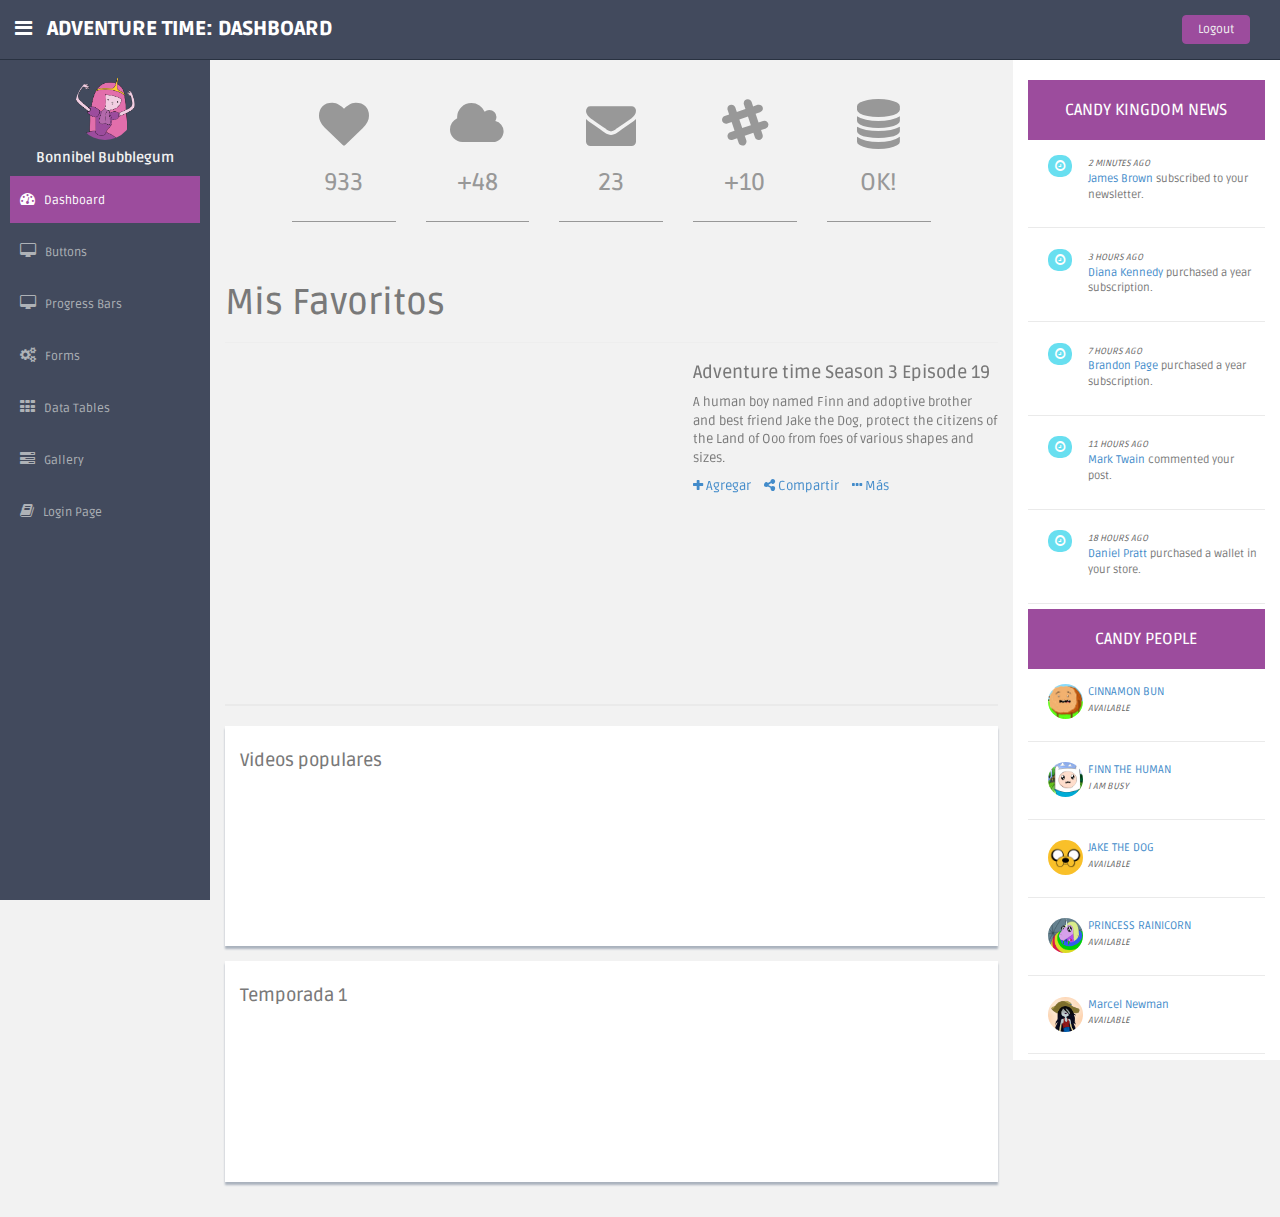
<file: index.html>
<!DOCTYPE html>
<html lang="es">
  <head>
    <meta charset="utf-8">
    <meta name="viewport" content="width=device-width, initial-scale=1.0">
    <meta name="description" content="">
    <meta name="author" content="Dashboard">
    <meta name="keyword" content="Dashboard, Bootstrap, Admin, Template, Theme, Responsive, Fluid, Retina">

    <title>Adventure time: Dashboard</title>

    <link href="css/bootstrap.css" rel="stylesheet">
    <link href="css/font-awesome.css" rel="stylesheet" />
    <link href="css/estilos.css" rel="stylesheet"/>
    <link href="css/adventure-time-theme.css" rel="stylesheet">
    <link href="css/adventure-time-theme-responsive.css" rel="stylesheet">
      <script src="https://oss.maxcdn.com/libs/html5shiv/3.7.0/html5shiv.js"></script>
      <script src="https://oss.maxcdn.com/libs/respond.js/1.4.2/respond.min.js"></script>
  </head>
  <body>
    <section id="container" >
      <header class="header black-bg">
        <div class="sidebar-toggle-box">
            <div class="fa fa-bars tooltips" data-placement="right" data-original-title="Toggle Navigation"></div>
        </div>      
        <a href="dashboard.html" class="logo">
          <b class="hidden-xs">ADVENTURE TIME: DASHBOARD</b>
          <b class="visible-xs">ADV.TIME</b>
        </a>
        <div class="top-menu">
          <ul class="nav pull-right top-menu">
            <li><a class="logout" href="login.html">Logout</a></li>
          </ul>
        </div>
      </header>
      <aside>
        <div id="sidebar"  class="nav-collapse ">
          <ul class="sidebar-menu">
            <p class="text-center">
              <a href="profile.html">
                <img src="img/profile_avatar.png" class="img-circle" width="60">
              </a>
            </p>
            <h5 class="text-center">Bonnibel Bubblegum</h5>
            <li class="sub-menu">
              <a class="active" href="dashboard.html">
                <i class="fa fa-dashboard"></i>
                <span>Dashboard</span>
              </a>
            </li>
            <li class="sub-menu">
              <a href="buttons.html" >
                <i class="fa fa-desktop"></i>
                <span>Buttons</span>
              </a>
            </li>
            <li class="sub-menu">
              <a href="progress.html" >
                <i class="fa fa-desktop"></i>
                <span>Progress Bars</span>
              </a>
            </li>            
            <li class="sub-menu">
              <a href="form_component.html" >
                <i class="fa fa-cogs"></i>
                <span>Forms</span>
              </a>
            </li>
            <li class="sub-menu">
              <a href="basic_tables.html" >
                <i class="fa fa-th"></i>
                <span>Data Tables</span>
              </a>
            </li>            
            <li class="sub-menu">
              <a href="gallery.html" >
                <i class="fa fa-tasks"></i>
                <span>Gallery</span>
              </a>
            </li>
            <li class="sub-menu">
              <a href="login.html" >
                <i class="fa fa-book"></i>
                <span>Login Page</span>
              </a>
            </li> 
          </ul>
        </div>
      </aside>
      <!--main content start-->
      <section id="main-content">
        <section class="wrapper site-min-height">
          <div class="row">
            <div class="col-md-9 main-chart pt-25">
              <div class="row">
                <div class="col-md-2 col-sm-2 col-md-offset-1 box0">
                  <div class="box1">
                    <span class="fa fa-heart"></span>
                    <h3>933</h3>
                  </div>
                  <p>933 People liked your page the last 24hs. Whoohoo!</p>
                </div>
                <div class="col-md-2 col-sm-2 box0">
                  <div class="box1">
                    <span class="fa fa-cloud"></span>
                    <h3>+48</h3>
                  </div>
                  <p>48 New files were added in your cloud storage.</p>
                </div>
                <div class="col-md-2 col-sm-2 box0">
                  <div class="box1">
                    <span class="fa fa-envelope"></span>
                    <h3>23</h3>
                  </div>
                  <p>You have 23 unread messages in your inbox.</p>
                </div>
                <div class="col-md-2 col-sm-2 box0">
                  <div class="box1">
                    <span class="fa fa-slack"></span>
                    <h3>+10</h3>
                  </div>
                  <p>More than 10 news were added in your reader.</p>
                </div>
                <div class="col-md-2 col-sm-2 box0">
                  <div class="box1">
                    <span class="fa fa-database"></span>
                    <h3>OK!</h3>
                  </div>
                  <p>Your server is working perfectly. Relax & enjoy.</p>
                </div>
              </div><!-- /row mt -->  
              <div class="page-header">
                <h1>Mis Favoritos</h1>
              </div>
              <div class="main-video row">
                <div class="col-lg-7">
                  <div class="video">
                    <iframe width="470" height="315" src="https://www.youtube.com/embed/mamNG3X158I" frameborder="0" allowfullscreen></iframe>    
                  </div>
                </div>
                <div class="col-lg-5">
                  <h4>Adventure time Season 3 Episode 19</h4>
                  <p>A human boy named Finn and adoptive brother and best friend Jake the Dog, protect the citizens of the Land of Ooo from foes of various shapes and sizes.</p>
                  <div class="buttons">
                    <a href="#">
                      <i class="fa fa-plus"></i>
                      <span>Agregar</span>
                    </a>
                    <a href="#">
                      <i class="fa fa-share-alt"></i>
                      <span>Compartir</span>
                    </a>
                    <a href="#">
                      <i class="fa fa-ellipsis-h"></i>
                      <span>Más</span>
                    </a>
                  </div>
                </div>
              </div>
              <hr class="divider"></hr>
              <div class="showback">
                <h4>Videos populares</h4>
                <div class="row">
                  <div class="col-md-4">
                    <iframe width="100%" height="145" src="https://www.youtube.com/embed/mamNG3X158I" frameborder="0" allowfullscreen></iframe>
                  </div>
                  <div class="col-md-4">
                    <iframe width="100%" height="145" src="https://www.youtube.com/embed/mamNG3X158I" frameborder="0" allowfullscreen></iframe>
                  </div>
                  <div class="col-md-4">
                    <iframe width="100%" height="145" src="https://www.youtube.com/embed/mamNG3X158I" frameborder="0" allowfullscreen></iframe>
                  </div>
                </div>                
              </div>
              <div class="showback">
                <h4>Temporada 1</h4>
                <div class="row">
                  <div class="col-md-4">
                    <iframe width="100%" height="145" src="https://www.youtube.com/embed/mamNG3X158I" frameborder="0" allowfullscreen></iframe>
                  </div>
                  <div class="col-md-4">
                    <iframe width="100%" height="145" src="https://www.youtube.com/embed/mamNG3X158I" frameborder="0" allowfullscreen></iframe>
                  </div>
                  <div class="col-md-4">
                    <iframe width="100%" height="145" src="https://www.youtube.com/embed/mamNG3X158I" frameborder="0" allowfullscreen></iframe>
                  </div>
                </div>              
              </div>                            
            </div>
            <div class="col-md-3 ds">
              <h3>CANDY KINGDOM NEWS</h3>
              <div class="desc">
                <div class="thumb">
                  <span class="badge bg-theme"><i class="fa fa-clock-o"></i></span>
                </div>
                <div class="details">
                  <p><muted>2 Minutes Ago</muted><br/>
                   <a href="#">James Brown</a> subscribed to your newsletter.<br/>
                 </p>
               </div>
              </div>
              <div class="desc">
                <div class="thumb">
                  <span class="badge bg-theme"><i class="fa fa-clock-o"></i></span>
                </div>
                <div class="details">
                  <p><muted>3 Hours Ago</muted><br/>
                   <a href="#">Diana Kennedy</a> purchased a year subscription.<br/>
                 </p>
              </div>
            </div>
            <div class="desc">
              <div class="thumb">
                <span class="badge bg-theme"><i class="fa fa-clock-o"></i></span>
              </div>
              <div class="details">
                <p><muted>7 Hours Ago</muted><br/>
                 <a href="#">Brandon Page</a> purchased a year subscription.<br/>
               </p>
             </div>
            </div>
             <!-- Fourth Action -->
             <div class="desc">
              <div class="thumb">
                <span class="badge bg-theme"><i class="fa fa-clock-o"></i></span>
              </div>
              <div class="details">
                <p><muted>11 Hours Ago</muted><br/>
                 <a href="#">Mark Twain</a> commented your post.<br/>
               </p>
             </div>
           </div>
           <!-- Fifth Action -->
           <div class="desc">
            <div class="thumb">
              <span class="badge bg-theme"><i class="fa fa-clock-o"></i></span>
            </div>
            <div class="details">
              <p><muted>18 Hours Ago</muted><br/>
               <a href="#">Daniel Pratt</a> purchased a wallet in your store.<br/>
             </p>
           </div>
          </div>
          <h3>CANDY PEOPLE</h3>
          <!-- First Member -->
          <div class="desc">
            <div class="thumb">
              <img class="img-circle" src="img/friends/cinamon-bun.jpg" width="35px" height="35px">
            </div>
            <div class="details">
              <p>
                <a href="#">CINNAMON BUN</a><br/>
                <muted>Available</muted>
              </p>
            </div>
          </div>
          <!-- Second Member -->
          <div class="desc">
            <div class="thumb">
              <img class="img-circle" src="img/friends/finn.jpg" width="35px" height="35px">
            </div>
            <div class="details">
              <p>
                <a href="#">FINN THE HUMAN</a><br/>
                <muted>I am Busy</muted>
              </p>
            </div>
          </div>
          <!-- Third Member -->
          <div class="desc">
            <div class="thumb">
              <img class="img-circle" src="img/friends/jake.jpg" width="35px" height="35px">
            </div>
            <div class="details">
              <p><a href="#">JAKE THE DOG</a><br/>
               <muted>Available</muted>
              </p>
            </div>
           </div>
           <!-- Fourth Member -->
           <div class="desc">
            <div class="thumb">
              <img class="img-circle" src="img/friends/rainicorn.gif" width="35px" height="35px">
            </div>
            <div class="details">
              <p><a href="#">PRINCESS RAINICORN</a><br/>
               <muted>Available</muted>
             </p>
           </div>
          </div>
          <!-- Fifth Member -->
          <div class="desc">
            <div class="thumb">
              <img class="img-circle" src="img/friends/marceline.jpg" width="35px" height="35px">
            </div>
            <div class="details">
              <p>
                <a href="#">Marcel Newman</a><br/>
                <muted>Available</muted>
              </p>
            </div>
          </div>
        </section>
      </section>
    </section>
    
    <script src="js/jquery.js"></script>
    <script src="js/bootstrap.min.js"></script>
    <script src="js/common-scripts.js"></script>
  </body>
</html>
</file>
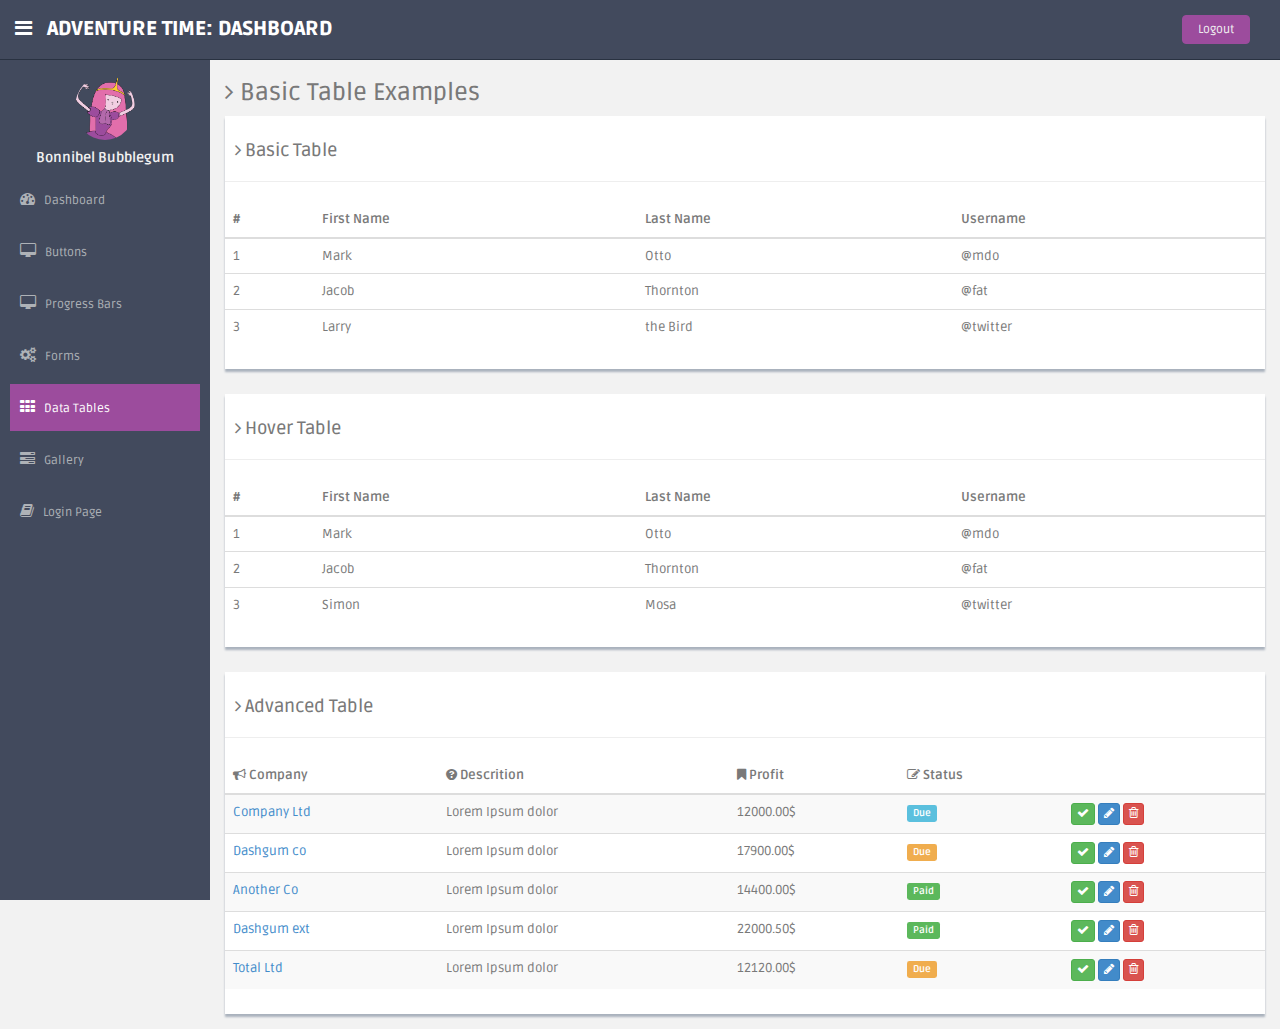
<file: basic_tables.html>
<!DOCTYPE html>
<html lang="en">
  <head>
    <meta charset="utf-8">
    <meta name="viewport" content="width=device-width, initial-scale=1.0">
    <meta name="description" content="">
    <meta name="author" content="Dashboard">
    <meta name="keyword" content="Dashboard, Bootstrap, Admin, Template, Theme, Responsive, Fluid, Retina">

    <title>Adventure time: Dashboard</title>

    <link href="css/bootstrap.css" rel="stylesheet">
    <link href="css/font-awesome.css" rel="stylesheet" />
    <link href="css/adventure-time-theme.css" rel="stylesheet">
    <link href="css/adventure-time-theme-responsive.css" rel="stylesheet">
      <script src="https://oss.maxcdn.com/libs/html5shiv/3.7.0/html5shiv.js"></script>
      <script src="https://oss.maxcdn.com/libs/respond.js/1.4.2/respond.min.js"></script>
  </head>
  <body>
  <section id="container" >
      <header class="header black-bg">
        <div class="sidebar-toggle-box">
            <div class="fa fa-bars tooltips" data-placement="right" data-original-title="Toggle Navigation"></div>
        </div>       
        <a href="dashboard.html" class="logo">
          <b class="hidden-xs">ADVENTURE TIME: DASHBOARD</b>
          <b class="visible-xs">ADV.TIME</b>
        </a>
        <div class="top-menu">
          <ul class="nav pull-right top-menu">
            <li><a class="logout" href="login.html">Logout</a></li>
          </ul>
        </div>
      </header>
      <aside>
        <div id="sidebar"  class="nav-collapse ">
          <ul class="sidebar-menu">
            <p class="text-center">
              <a href="profile.html">
                <img src="img/profile_avatar.png" class="img-circle" width="60">
              </a>
            </p>
            <h5 class="text-center">Bonnibel Bubblegum</h5>
            <li class="sub-menu">
              <a href="dashboard.html">
                <i class="fa fa-dashboard"></i>
                <span>Dashboard</span>
              </a>
            </li>
            <li class="sub-menu">
              <a href="buttons.html" >
                <i class="fa fa-desktop"></i>
                <span>Buttons</span>
              </a>
            </li>
            <li class="sub-menu">
              <a href="progress.html" >
                <i class="fa fa-desktop"></i>
                <span>Progress Bars</span>
              </a>
            </li>            
            <li class="sub-menu">
              <a href="form_component.html" >
                <i class="fa fa-cogs"></i>
                <span>Forms</span>
              </a>
            </li>
            <li class="sub-menu">
              <a class="active" href="basic_tables.html" >
                <i class="fa fa-th"></i>
                <span>Data Tables</span>
              </a>
            </li>            
            <li class="sub-menu">
              <a href="gallery.html" >
                <i class="fa fa-tasks"></i>
                <span>Gallery</span>
              </a>
            </li>
            <li class="sub-menu">
              <a href="login.html" >
                <i class="fa fa-book"></i>
                <span>Login Page</span>
              </a>
            </li>            
          </ul>
        </div>
      </aside> 
      <div id="main-content">
        <div class="wrapper">
          <h3><i class="fa fa-angle-right"></i> Basic Table Examples</h3>
          <div class="row">
            <div class="col-md-12">
              <div class="content-panel">
                <h4><i class="fa fa-angle-right"></i> Basic Table</h4>
                <hr>
                <table class="table">
                  <thead>
                    <tr>
                      <th>#</th>
                      <th>First Name</th>
                      <th>Last Name</th>
                      <th>Username</th>
                    </tr>
                  </thead>
                  <tbody>
                    <tr>
                      <td>1</td>
                      <td>Mark</td>
                      <td>Otto</td>
                      <td>@mdo</td>
                    </tr>
                    <tr>
                      <td>2</td>
                      <td>Jacob</td>
                      <td>Thornton</td>
                      <td>@fat</td>
                    </tr>
                    <tr>
                      <td>3</td>
                      <td>Larry</td>
                      <td>the Bird</td>
                      <td>@twitter</td>
                    </tr>
                  </tbody>
                </table>
              </div>
            </div>
            <div class="col-md-12 mt">
              <div class="content-panel">
                <table class="table table-hover">
                  <h4><i class="fa fa-angle-right"></i> Hover Table</h4>
                  <hr>
                  <thead>
                    <tr>
                      <th>#</th>
                      <th>First Name</th>
                      <th>Last Name</th>
                      <th>Username</th>
                    </tr>
                  </thead>
                  <tbody>
                    <tr>
                      <td>1</td>
                      <td>Mark</td>
                      <td>Otto</td>
                      <td>@mdo</td>
                    </tr>
                    <tr>
                      <td>2</td>
                      <td>Jacob</td>
                      <td>Thornton</td>
                      <td>@fat</td>
                    </tr>
                    <tr>
                      <td>3</td>
                      <td>Simon</td>
                      <td>Mosa</td>
                      <td>@twitter</td>
                    </tr>
                  </tbody>
                </table>
              </div>
            </div>
          </div>
          <div class="row mt">
            <div class="col-md-12">
              <div class="content-panel">
                <table class="table table-striped table-advance table-hover">
                  <h4><i class="fa fa-angle-right"></i> Advanced Table</h4>
                  <hr>
                  <thead>
                    <tr>
                      <th><i class="fa fa-bullhorn"></i> Company</th>
                      <th class="hidden-phone"><i class="fa fa-question-circle"></i> Descrition</th>
                      <th><i class="fa fa-bookmark"></i> Profit</th>
                      <th><i class=" fa fa-edit"></i> Status</th>
                      <th></th>
                    </tr>
                  </thead>
                  <tbody>
                    <tr>
                      <td><a href="basic_table.html#">Company Ltd</a></td>
                      <td class="hidden-phone">Lorem Ipsum dolor</td>
                      <td>12000.00$ </td>
                      <td><span class="label label-info label-mini">Due</span></td>
                      <td>
                        <button class="btn btn-success btn-xs"><i class="fa fa-check"></i></button>
                        <button class="btn btn-primary btn-xs"><i class="fa fa-pencil"></i></button>
                        <button class="btn btn-danger btn-xs"><i class="fa fa-trash-o "></i></button>
                      </td>
                    </tr>
                    <tr>
                      <td>
                        <a href="basic_table.html#">
                          Dashgum co
                        </a>
                      </td>
                      <td class="hidden-phone">Lorem Ipsum dolor</td>
                      <td>17900.00$ </td>
                      <td><span class="label label-warning label-mini">Due</span></td>
                      <td>
                        <button class="btn btn-success btn-xs"><i class="fa fa-check"></i></button>
                        <button class="btn btn-primary btn-xs"><i class="fa fa-pencil"></i></button>
                        <button class="btn btn-danger btn-xs"><i class="fa fa-trash-o "></i></button>
                      </td>
                    </tr>
                    <tr>
                      <td>
                        <a href="basic_table.html#">
                          Another Co
                        </a>
                      </td>
                      <td class="hidden-phone">Lorem Ipsum dolor</td>
                      <td>14400.00$ </td>
                      <td><span class="label label-success label-mini">Paid</span></td>
                      <td>
                        <button class="btn btn-success btn-xs"><i class="fa fa-check"></i></button>
                        <button class="btn btn-primary btn-xs"><i class="fa fa-pencil"></i></button>
                        <button class="btn btn-danger btn-xs"><i class="fa fa-trash-o "></i></button>
                      </td>
                    </tr>
                    <tr>
                      <td>
                        <a href="basic_table.html#">
                          Dashgum ext
                        </a>
                      </td>
                      <td class="hidden-phone">Lorem Ipsum dolor</td>
                      <td>22000.50$ </td>
                      <td><span class="label label-success label-mini">Paid</span></td>
                      <td>
                        <button class="btn btn-success btn-xs"><i class="fa fa-check"></i></button>
                        <button class="btn btn-primary btn-xs"><i class="fa fa-pencil"></i></button>
                        <button class="btn btn-danger btn-xs"><i class="fa fa-trash-o "></i></button>
                      </td>
                    </tr>
                    <tr>
                      <td><a href="basic_table.html#">Total Ltd</a></td>
                      <td class="hidden-phone">Lorem Ipsum dolor</td>
                      <td>12120.00$ </td>
                      <td><span class="label label-warning label-mini">Due</span></td>
                      <td>
                        <button class="btn btn-success btn-xs"><i class="fa fa-check"></i></button>
                        <button class="btn btn-primary btn-xs"><i class="fa fa-pencil"></i></button>
                        <button class="btn btn-danger btn-xs"><i class="fa fa-trash-o "></i></button>
                      </td>
                    </tr>
                  </tbody>
                </table>
              </div>
            </div>
          </div>
        </div>
      </div>
  </div>
    <script src="js/jquery.js"></script>
    <script src="js/bootstrap.min.js"></script>
    <script src="js/common-scripts.js"></script>
  </body>
</html>
</file>
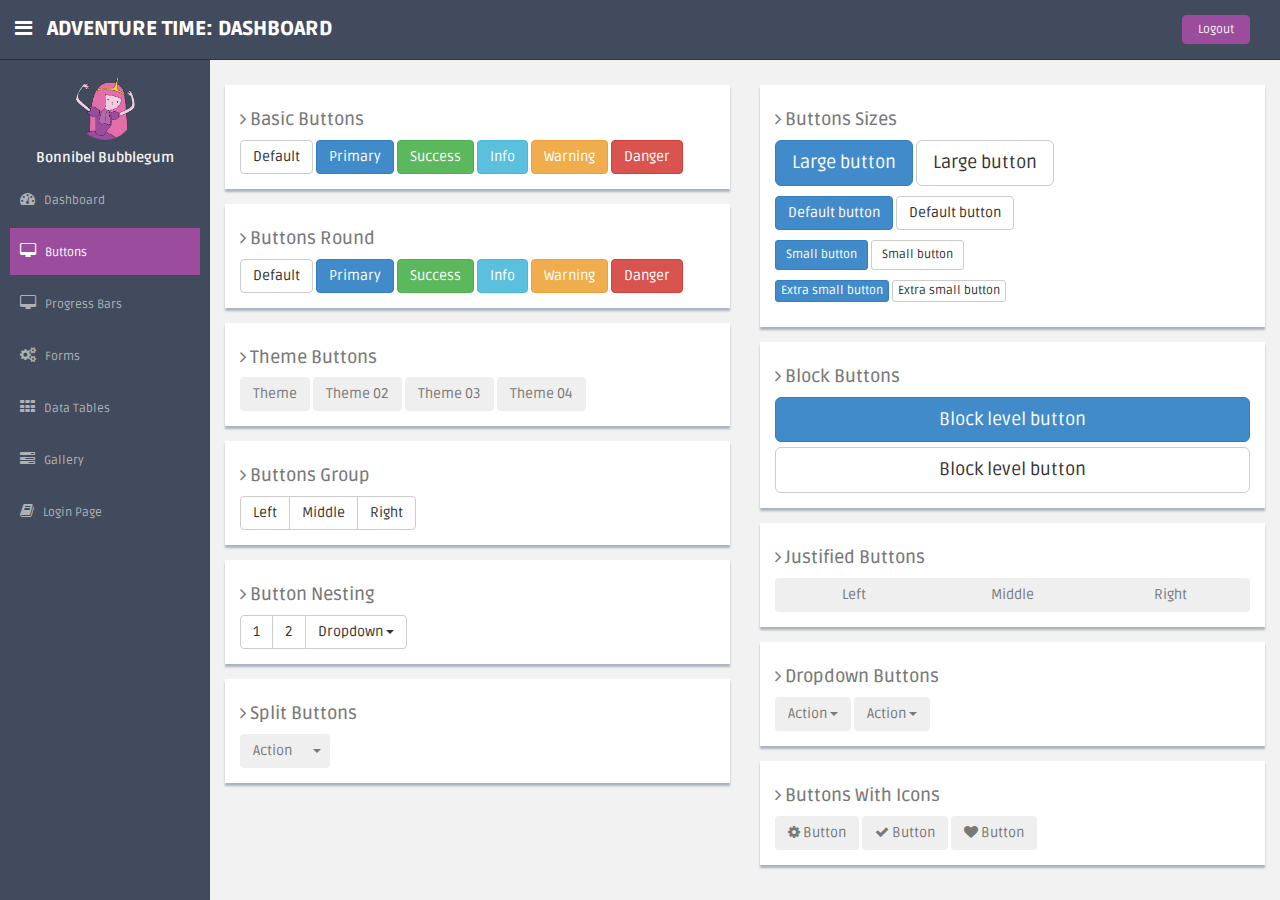
<file: buttons.html>
<!DOCTYPE html>
<html lang="en">
  <head>
    <meta charset="utf-8">
    <meta name="viewport" content="width=device-width, initial-scale=1.0">
    <meta name="description" content="">
    <meta name="author" content="Dashboard">
    <meta name="keyword" content="Dashboard, Bootstrap, Admin, Template, Theme, Responsive, Fluid, Retina">

    <title>Adventure time: Dashboard</title>

    <link href="css/bootstrap.css" rel="stylesheet">
    <link href="css/font-awesome.css" rel="stylesheet" />
    <link href="css/adventure-time-theme.css" rel="stylesheet">
    <link href="css/adventure-time-theme-responsive.css" rel="stylesheet">
      <script src="https://oss.maxcdn.com/libs/html5shiv/3.7.0/html5shiv.js"></script>
      <script src="https://oss.maxcdn.com/libs/respond.js/1.4.2/respond.min.js"></script>
    
  </head>

  <body>

  <section id="container" >
      <header class="header black-bg">
        <div class="sidebar-toggle-box">
            <div class="fa fa-bars tooltips" data-placement="right" data-original-title="Toggle Navigation"></div>
        </div>       
        <a href="dashboard.html" class="logo">
          <b class="hidden-xs">ADVENTURE TIME: DASHBOARD</b>
          <b class="visible-xs">ADV.TIME</b>
        </a>
        <div class="top-menu">
          <ul class="nav pull-right top-menu">
            <li><a class="logout" href="login.html">Logout</a></li>
          </ul>
        </div>
      </header>
      <aside>
        <div id="sidebar"  class="nav-collapse ">
          <ul class="sidebar-menu">
            <p class="text-center">
              <a href="profile.html">
                <img src="img/profile_avatar.png" class="img-circle" width="60">
              </a>
            </p>
            <h5 class="text-center">Bonnibel Bubblegum</h5>
            <li class="sub-menu">
              <a href="dashboard.html">
                <i class="fa fa-dashboard"></i>
                <span>Dashboard</span>
              </a>
            </li>
            <li class="sub-menu">
              <a class="active" href="buttons.html" >
                <i class="fa fa-desktop"></i>
                <span>Buttons</span>
              </a>
            </li>
            <li class="sub-menu">
              <a href="progress.html" >
                <i class="fa fa-desktop"></i>
                <span>Progress Bars</span>
              </a>
            </li>            
            <li class="sub-menu">
              <a href="form_component.html" >
                <i class="fa fa-cogs"></i>
                <span>Forms</span>
              </a>
            </li>
            <li class="sub-menu">
              <a href="basic_tables.html" >
                <i class="fa fa-th"></i>
                <span>Data Tables</span>
              </a>
            </li>            
            <li class="sub-menu">
              <a href="gallery.html" >
                <i class="fa fa-tasks"></i>
                <span>Gallery</span>
              </a>
            </li>
            <li class="sub-menu">
              <a href="login.html" >
                <i class="fa fa-book"></i>
                <span>Login Page</span>
              </a>
            </li> 
          </ul>
        </div>
      </aside>
      <section id="main-content">
          <section class="wrapper">
          <div class="row mt">
            <div class="col-lg-6 col-md-6 col-sm-12">
              <div class="showback">
                <h4><i class="fa fa-angle-right"></i> Basic Buttons</h4>
            <button type="button" class="btn btn-default">Default</button>
            <button type="button" class="btn btn-primary">Primary</button>
            <button type="button" class="btn btn-success">Success</button>
            <button type="button" class="btn btn-info">Info</button>
            <button type="button" class="btn btn-warning">Warning</button>
            <button type="button" class="btn btn-danger">Danger</button>
              </div>
              <div class="showback">
                <h4><i class="fa fa-angle-right"></i> Buttons Round</h4>
            <button type="button" class="btn btn-round btn-default">Default</button>
            <button type="button" class="btn btn-round btn-primary">Primary</button>
            <button type="button" class="btn btn-round btn-success">Success</button>
            <button type="button" class="btn btn-round btn-info">Info</button>
            <button type="button" class="btn btn-round btn-warning">Warning</button>
            <button type="button" class="btn btn-round btn-danger">Danger</button>
              </div>
                
              <div class="showback">
                <h4><i class="fa fa-angle-right"></i> Theme Buttons</h4>
            <!-- Standard button -->
            <button type="button" class="btn btn-theme">Theme</button>
            <button type="button" class="btn btn-theme02">Theme 02</button>
            <button type="button" class="btn btn-theme03">Theme 03</button>
            <button type="button" class="btn btn-theme04">Theme 04</button>
              </div>
              <div class="showback">
                <h4><i class="fa fa-angle-right"></i> Buttons Group</h4>
            <div class="btn-group">
              <button type="button" class="btn btn-default">Left</button>
              <button type="button" class="btn btn-default">Middle</button>
              <button type="button" class="btn btn-default">Right</button>
            </div>              
              </div>
                
              <div class="showback">
                <h4><i class="fa fa-angle-right"></i> Button Nesting</h4>
            <div class="btn-group">
              <button type="button" class="btn btn-default">1</button>
              <button type="button" class="btn btn-default">2</button>
            
              <div class="btn-group">
                <button type="button" class="btn btn-default dropdown-toggle" data-toggle="dropdown">
                  Dropdown
                  <span class="caret"></span>
                </button>
                <ul class="dropdown-menu">
                  <li><a href="#">Dropdown link</a></li>
                  <li><a href="#">Dropdown link</a></li>
                </ul>
              </div>
            </div>                
              </div>
              <div class="showback">
                <h4><i class="fa fa-angle-right"></i> Split Buttons</h4>
            
            <div class="btn-group">
              <button type="button" class="btn btn-theme03">Action</button>
              <button type="button" class="btn btn-theme03 dropdown-toggle" data-toggle="dropdown">
                <span class="caret"></span>
                <span class="sr-only">Toggle Dropdown</span>
              </button>
              <ul class="dropdown-menu" role="menu">
                <li><a href="#">Action</a></li>
                <li><a href="#">Another action</a></li>
                <li><a href="#">Something else here</a></li>
                <li class="divider"></li>
                <li><a href="#">Separated link</a></li>
              </ul>
            </div>    
              </div>
            </div>
            <div class="col-lg-6 col-md-6 col-sm-12">
              <!-- BUTTONS SIZES -->
              <div class="showback">
                <h4><i class="fa fa-angle-right"></i> Buttons Sizes</h4>
            <p>
              <button type="button" class="btn btn-primary btn-lg">Large button</button>
              <button type="button" class="btn btn-default btn-lg">Large button</button>
            </p>
            <p>
              <button type="button" class="btn btn-primary">Default button</button>
              <button type="button" class="btn btn-default">Default button</button>
            </p>
            <p>
              <button type="button" class="btn btn-primary btn-sm">Small button</button>
              <button type="button" class="btn btn-default btn-sm">Small button</button>
            </p>
            <p>
              <button type="button" class="btn btn-primary btn-xs">Extra small button</button>
              <button type="button" class="btn btn-default btn-xs">Extra small button</button>
            </p>                
              </div><!-- /showback -->
              
              <!-- BUTTON BLOCK -->
              <div class="showback">
                <h4><i class="fa fa-angle-right"></i> Block Buttons</h4>
            <button type="button" class="btn btn-primary btn-lg btn-block">Block level button</button>
            <button type="button" class="btn btn-default btn-lg btn-block">Block level button</button>
              </div>
              <div class="showback">
                <h4><i class="fa fa-angle-right"></i> Justified Buttons</h4>
            <div class="btn-group btn-group-justified">
              <div class="btn-group">
                <button type="button" class="btn btn-theme">Left</button>
              </div>
              <div class="btn-group">
                <button type="button" class="btn btn-theme">Middle</button>
              </div>
              <div class="btn-group">
                <button type="button" class="btn btn-theme">Right</button>
              </div>
            </div>              
              </div>
              <div class="showback">
                <h4><i class="fa fa-angle-right"></i> Dropdown Buttons</h4>
                <!-- Single button -->
            <div class="btn-group">
              <button type="button" class="btn btn-theme dropdown-toggle" data-toggle="dropdown">
                Action <span class="caret"></span>
              </button>
              <ul class="dropdown-menu" role="menu">
                <li><a href="#">Action</a></li>
                <li><a href="#">Another action</a></li>
                <li><a href="#">Something else here</a></li>
                <li class="divider"></li>
                <li><a href="#">Separated link</a></li>
              </ul>
            </div>
            <div class="btn-group">
              <button type="button" class="btn btn-theme04 dropdown-toggle" data-toggle="dropdown">
                Action <span class="caret"></span>
              </button>
              <ul class="dropdown-menu" role="menu">
                <li><a href="#">Action</a></li>
                <li><a href="#">Another action</a></li>
                <li><a href="#">Something else here</a></li>
                <li class="divider"></li>
                <li><a href="#">Separated link</a></li>
              </ul>
            </div>
              </div>
              <div class="showback">
                <h4><i class="fa fa-angle-right"></i> Buttons With Icons</h4>
            <button type="button" class="btn btn-theme"><i class="fa fa-cog"></i> Button</button>
            <button type="button" class="btn btn-theme02"><i class="fa fa-check"></i> Button</button>
            <button type="button" class="btn btn-theme04"><i class="fa fa-heart"></i> Button</button>
              </div>
            </div>
          </div>
          </section>
      </section>
  </section>
    <script src="js/jquery.js"></script>
    <script src="js/bootstrap.min.js"></script>
    <script src="js/common-scripts.js"></script>
  </body>
</html>
</file>
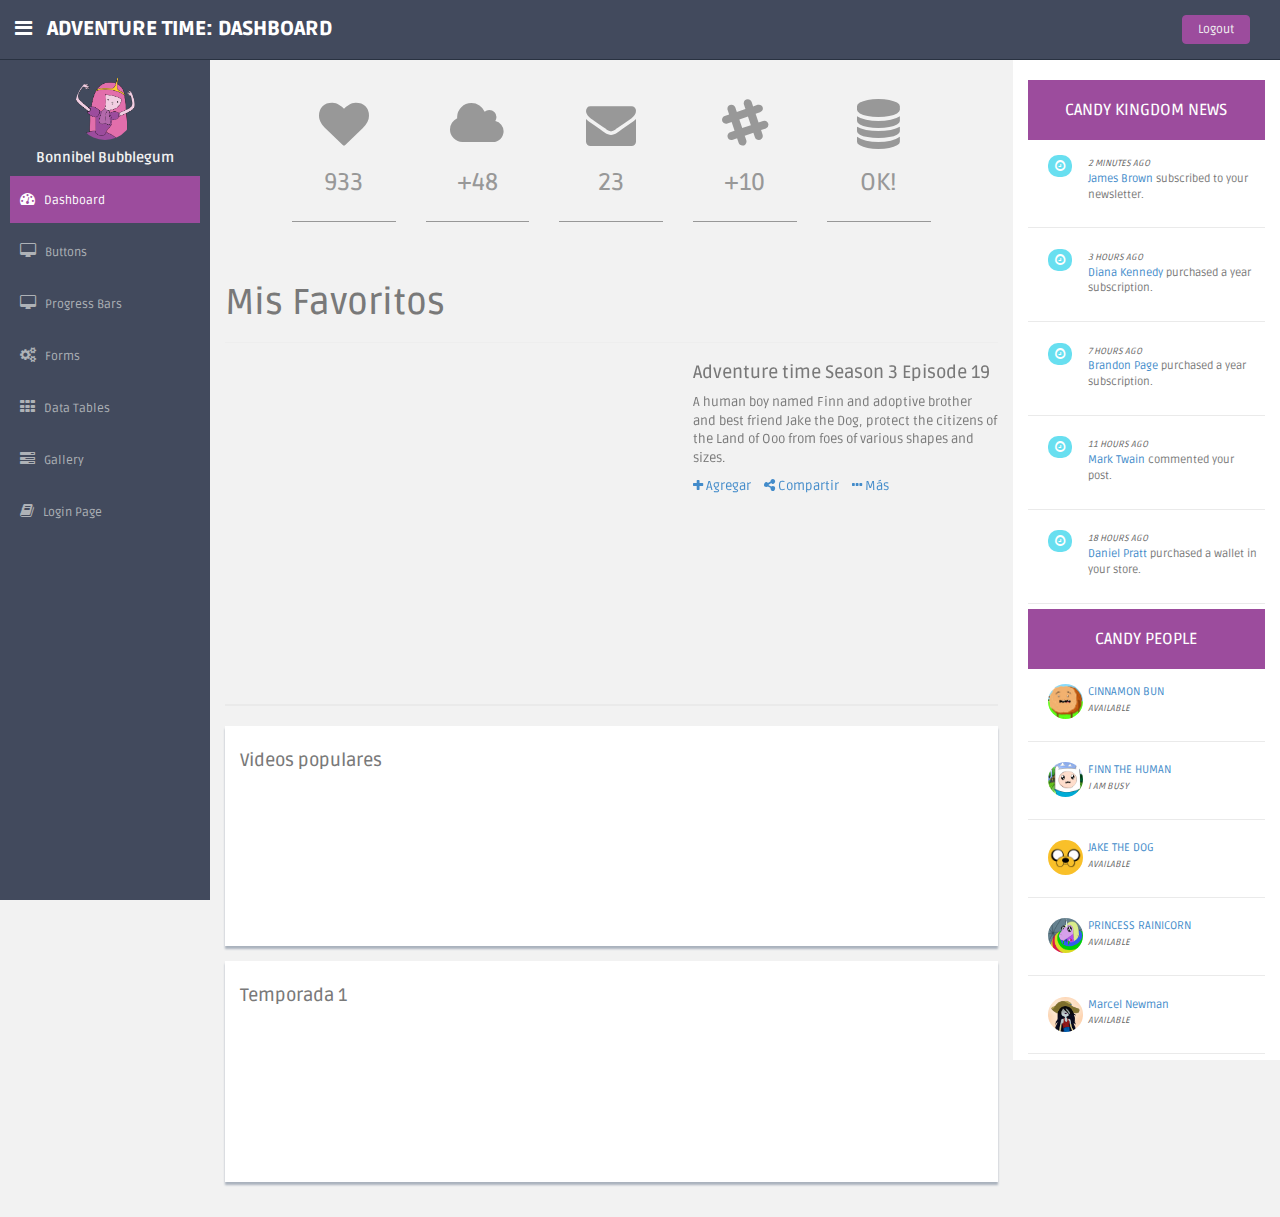
<file: dashboard.html>
<!DOCTYPE html>
<html lang="es">
  <head>
    <meta charset="utf-8">
    <meta name="viewport" content="width=device-width, initial-scale=1.0">
    <meta name="description" content="">
    <meta name="author" content="Dashboard">
    <meta name="keyword" content="Dashboard, Bootstrap, Admin, Template, Theme, Responsive, Fluid, Retina">

    <title>Adventure time: Dashboard</title>

    <link href="css/bootstrap.css" rel="stylesheet">
    <link href="css/font-awesome.css" rel="stylesheet" />
    <link href="css/estilos.css" rel="stylesheet"/>
    <link href="css/adventure-time-theme.css" rel="stylesheet">
    <link href="css/adventure-time-theme-responsive.css" rel="stylesheet">
      <script src="https://oss.maxcdn.com/libs/html5shiv/3.7.0/html5shiv.js"></script>
      <script src="https://oss.maxcdn.com/libs/respond.js/1.4.2/respond.min.js"></script>
  </head>
  <body>
    <section id="container" >
      <header class="header black-bg">
        <div class="sidebar-toggle-box">
            <div class="fa fa-bars tooltips" data-placement="right" data-original-title="Toggle Navigation"></div>
        </div>      
        <a href="dashboard.html" class="logo">
          <b class="hidden-xs">ADVENTURE TIME: DASHBOARD</b>
          <b class="visible-xs">ADV.TIME</b>
        </a>
        <div class="top-menu">
          <ul class="nav pull-right top-menu">
            <li><a class="logout" href="login.html">Logout</a></li>
          </ul>
        </div>
      </header>
      <aside>
        <div id="sidebar"  class="nav-collapse ">
          <ul class="sidebar-menu">
            <p class="text-center">
              <a href="profile.html">
                <img src="img/profile_avatar.png" class="img-circle" width="60">
              </a>
            </p>
            <h5 class="text-center">Bonnibel Bubblegum</h5>
            <li class="sub-menu">
              <a class="active" href="dashboard.html">
                <i class="fa fa-dashboard"></i>
                <span>Dashboard</span>
              </a>
            </li>
            <li class="sub-menu">
              <a href="buttons.html" >
                <i class="fa fa-desktop"></i>
                <span>Buttons</span>
              </a>
            </li>
            <li class="sub-menu">
              <a href="progress.html" >
                <i class="fa fa-desktop"></i>
                <span>Progress Bars</span>
              </a>
            </li>            
            <li class="sub-menu">
              <a href="form_component.html" >
                <i class="fa fa-cogs"></i>
                <span>Forms</span>
              </a>
            </li>
            <li class="sub-menu">
              <a href="basic_tables.html" >
                <i class="fa fa-th"></i>
                <span>Data Tables</span>
              </a>
            </li>            
            <li class="sub-menu">
              <a href="gallery.html" >
                <i class="fa fa-tasks"></i>
                <span>Gallery</span>
              </a>
            </li>
            <li class="sub-menu">
              <a href="login.html" >
                <i class="fa fa-book"></i>
                <span>Login Page</span>
              </a>
            </li> 
          </ul>
        </div>
      </aside>
      <!--main content start-->
      <section id="main-content">
        <section class="wrapper site-min-height">
          <div class="row">
            <div class="col-md-9 main-chart pt-25">
              <div class="row">
                <div class="col-md-2 col-sm-2 col-md-offset-1 box0">
                  <div class="box1">
                    <span class="fa fa-heart"></span>
                    <h3>933</h3>
                  </div>
                  <p>933 People liked your page the last 24hs. Whoohoo!</p>
                </div>
                <div class="col-md-2 col-sm-2 box0">
                  <div class="box1">
                    <span class="fa fa-cloud"></span>
                    <h3>+48</h3>
                  </div>
                  <p>48 New files were added in your cloud storage.</p>
                </div>
                <div class="col-md-2 col-sm-2 box0">
                  <div class="box1">
                    <span class="fa fa-envelope"></span>
                    <h3>23</h3>
                  </div>
                  <p>You have 23 unread messages in your inbox.</p>
                </div>
                <div class="col-md-2 col-sm-2 box0">
                  <div class="box1">
                    <span class="fa fa-slack"></span>
                    <h3>+10</h3>
                  </div>
                  <p>More than 10 news were added in your reader.</p>
                </div>
                <div class="col-md-2 col-sm-2 box0">
                  <div class="box1">
                    <span class="fa fa-database"></span>
                    <h3>OK!</h3>
                  </div>
                  <p>Your server is working perfectly. Relax & enjoy.</p>
                </div>
              </div><!-- /row mt -->  
              <div class="page-header">
                <h1>Mis Favoritos</h1>
              </div>
              <div class="main-video row">
                <div class="col-lg-7">
                  <div class="video">
                    <iframe width="470" height="315" src="https://www.youtube.com/embed/mamNG3X158I" frameborder="0" allowfullscreen></iframe>    
                  </div>
                </div>
                <div class="col-lg-5">
                  <h4>Adventure time Season 3 Episode 19</h4>
                  <p>A human boy named Finn and adoptive brother and best friend Jake the Dog, protect the citizens of the Land of Ooo from foes of various shapes and sizes.</p>
                  <div class="buttons">
                    <a href="#">
                      <i class="fa fa-plus"></i>
                      <span>Agregar</span>
                    </a>
                    <a href="#">
                      <i class="fa fa-share-alt"></i>
                      <span>Compartir</span>
                    </a>
                    <a href="#">
                      <i class="fa fa-ellipsis-h"></i>
                      <span>Más</span>
                    </a>
                  </div>
                </div>
              </div>
              <hr class="divider"></hr>
              <div class="showback">
                <h4>Videos populares</h4>
                <div class="row">
                  <div class="col-md-4">
                    <iframe width="100%" height="145" src="https://www.youtube.com/embed/mamNG3X158I" frameborder="0" allowfullscreen></iframe>
                  </div>
                  <div class="col-md-4">
                    <iframe width="100%" height="145" src="https://www.youtube.com/embed/mamNG3X158I" frameborder="0" allowfullscreen></iframe>
                  </div>
                  <div class="col-md-4">
                    <iframe width="100%" height="145" src="https://www.youtube.com/embed/mamNG3X158I" frameborder="0" allowfullscreen></iframe>
                  </div>
                </div>                
              </div>
              <div class="showback">
                <h4>Temporada 1</h4>
                <div class="row">
                  <div class="col-md-4">
                    <iframe width="100%" height="145" src="https://www.youtube.com/embed/mamNG3X158I" frameborder="0" allowfullscreen></iframe>
                  </div>
                  <div class="col-md-4">
                    <iframe width="100%" height="145" src="https://www.youtube.com/embed/mamNG3X158I" frameborder="0" allowfullscreen></iframe>
                  </div>
                  <div class="col-md-4">
                    <iframe width="100%" height="145" src="https://www.youtube.com/embed/mamNG3X158I" frameborder="0" allowfullscreen></iframe>
                  </div>
                </div>              
              </div>                            
            </div>
            <div class="col-md-3 ds">
              <h3>CANDY KINGDOM NEWS</h3>
              <div class="desc">
                <div class="thumb">
                  <span class="badge bg-theme"><i class="fa fa-clock-o"></i></span>
                </div>
                <div class="details">
                  <p><muted>2 Minutes Ago</muted><br/>
                   <a href="#">James Brown</a> subscribed to your newsletter.<br/>
                 </p>
               </div>
              </div>
              <div class="desc">
                <div class="thumb">
                  <span class="badge bg-theme"><i class="fa fa-clock-o"></i></span>
                </div>
                <div class="details">
                  <p><muted>3 Hours Ago</muted><br/>
                   <a href="#">Diana Kennedy</a> purchased a year subscription.<br/>
                 </p>
              </div>
            </div>
            <div class="desc">
              <div class="thumb">
                <span class="badge bg-theme"><i class="fa fa-clock-o"></i></span>
              </div>
              <div class="details">
                <p><muted>7 Hours Ago</muted><br/>
                 <a href="#">Brandon Page</a> purchased a year subscription.<br/>
               </p>
             </div>
            </div>
             <!-- Fourth Action -->
             <div class="desc">
              <div class="thumb">
                <span class="badge bg-theme"><i class="fa fa-clock-o"></i></span>
              </div>
              <div class="details">
                <p><muted>11 Hours Ago</muted><br/>
                 <a href="#">Mark Twain</a> commented your post.<br/>
               </p>
             </div>
           </div>
           <!-- Fifth Action -->
           <div class="desc">
            <div class="thumb">
              <span class="badge bg-theme"><i class="fa fa-clock-o"></i></span>
            </div>
            <div class="details">
              <p><muted>18 Hours Ago</muted><br/>
               <a href="#">Daniel Pratt</a> purchased a wallet in your store.<br/>
             </p>
           </div>
          </div>
          <h3>CANDY PEOPLE</h3>
          <!-- First Member -->
          <div class="desc">
            <div class="thumb">
              <img class="img-circle" src="img/friends/cinamon-bun.jpg" width="35px" height="35px">
            </div>
            <div class="details">
              <p>
                <a href="#">CINNAMON BUN</a><br/>
                <muted>Available</muted>
              </p>
            </div>
          </div>
          <!-- Second Member -->
          <div class="desc">
            <div class="thumb">
              <img class="img-circle" src="img/friends/finn.jpg" width="35px" height="35px">
            </div>
            <div class="details">
              <p>
                <a href="#">FINN THE HUMAN</a><br/>
                <muted>I am Busy</muted>
              </p>
            </div>
          </div>
          <!-- Third Member -->
          <div class="desc">
            <div class="thumb">
              <img class="img-circle" src="img/friends/jake.jpg" width="35px" height="35px">
            </div>
            <div class="details">
              <p><a href="#">JAKE THE DOG</a><br/>
               <muted>Available</muted>
              </p>
            </div>
           </div>
           <!-- Fourth Member -->
           <div class="desc">
            <div class="thumb">
              <img class="img-circle" src="img/friends/rainicorn.gif" width="35px" height="35px">
            </div>
            <div class="details">
              <p><a href="#">PRINCESS RAINICORN</a><br/>
               <muted>Available</muted>
             </p>
           </div>
          </div>
          <!-- Fifth Member -->
          <div class="desc">
            <div class="thumb">
              <img class="img-circle" src="img/friends/marceline.jpg" width="35px" height="35px">
            </div>
            <div class="details">
              <p>
                <a href="#">Marcel Newman</a><br/>
                <muted>Available</muted>
              </p>
            </div>
          </div>
        </section>
      </section>
    </section>
    
    <script src="js/jquery.js"></script>
    <script src="js/bootstrap.min.js"></script>
    <script src="js/common-scripts.js"></script>
  </body>
</html>
</file>
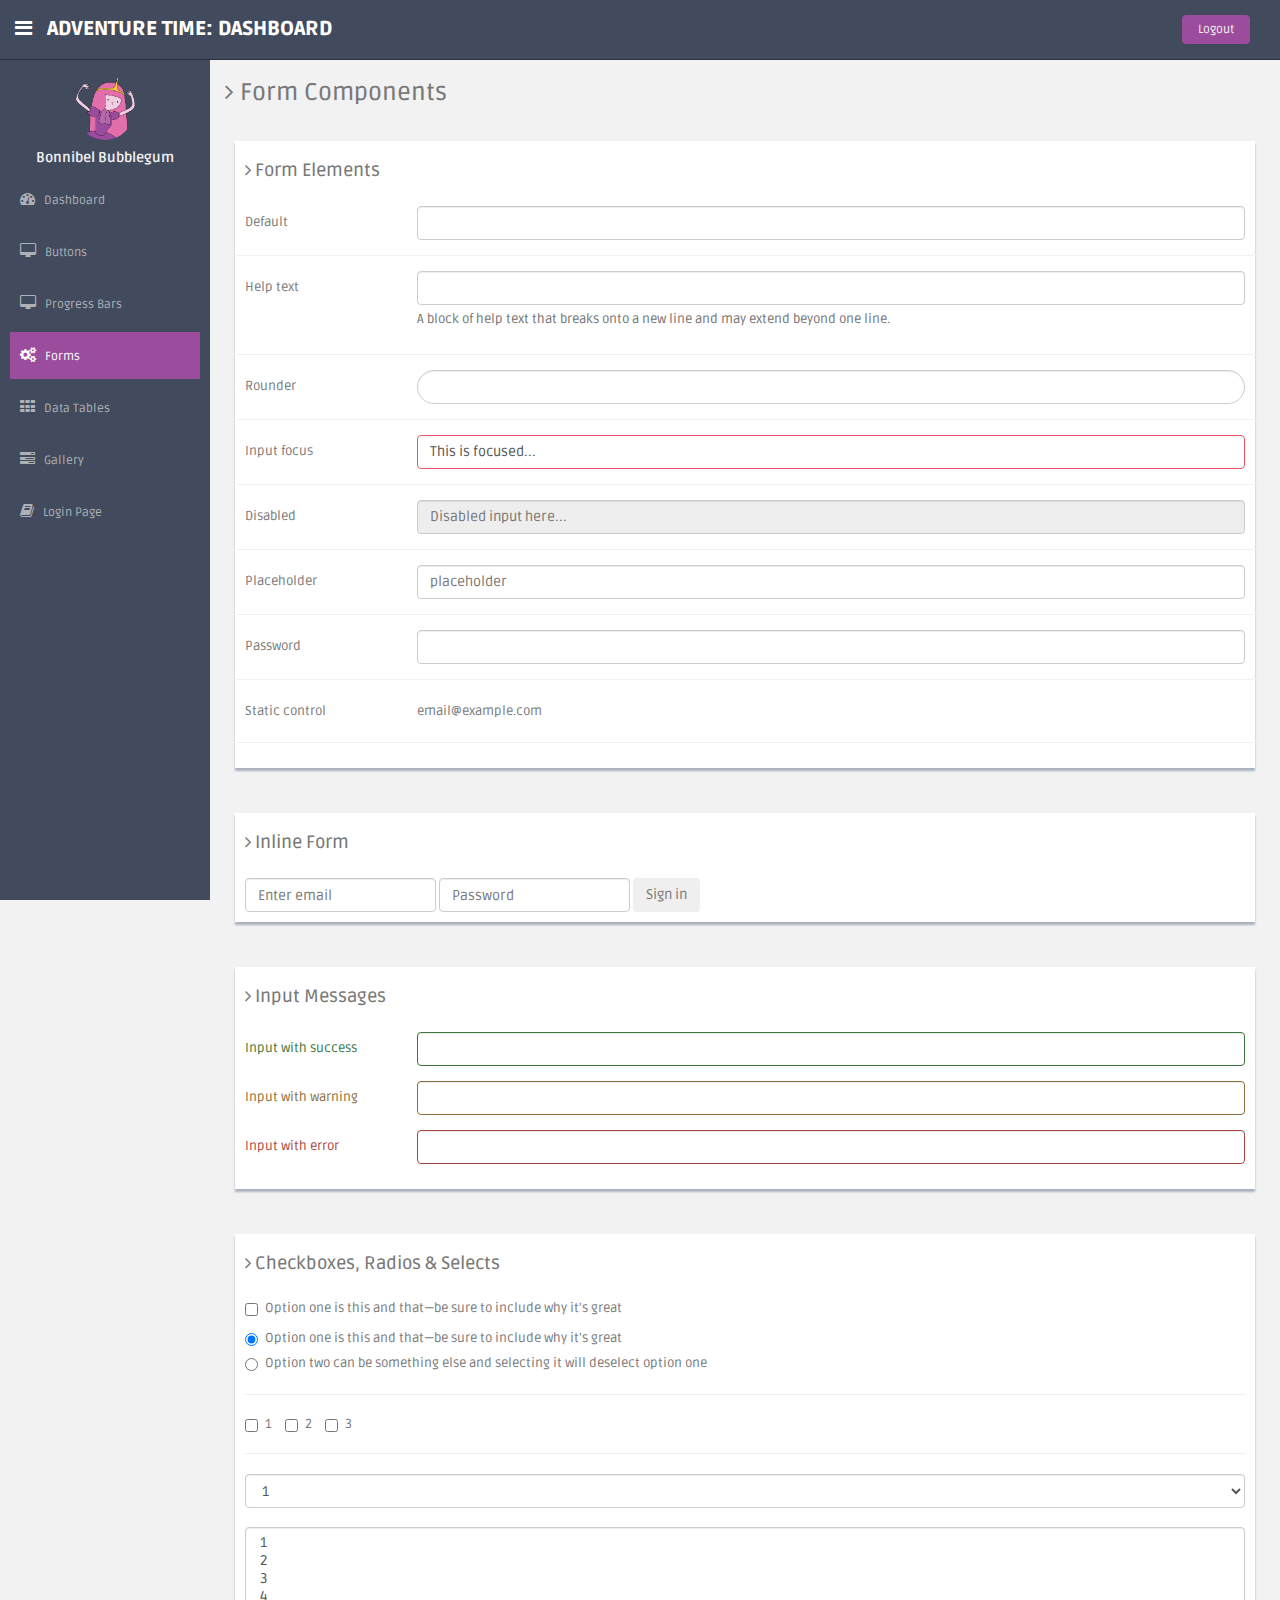
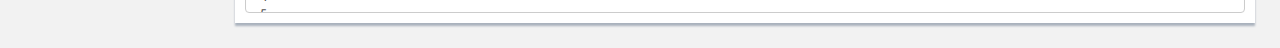
<file: form_component.html>
<!DOCTYPE html>
<html lang="en">
  <head>
    <meta charset="utf-8">
    <meta name="viewport" content="width=device-width, initial-scale=1.0">
    <meta name="description" content="">
    <meta name="author" content="Dashboard">
    <meta name="keyword" content="Dashboard, Bootstrap, Admin, Template, Theme, Responsive, Fluid, Retina">

    <title>Adventure time: Dashboard</title>

    <link href="css/bootstrap.css" rel="stylesheet">
    <link href="css/font-awesome.css" rel="stylesheet" />
    <link href="css/adventure-time-theme.css" rel="stylesheet">
    <link href="css/adventure-time-theme-responsive.css" rel="stylesheet">

      <script src="https://oss.maxcdn.com/libs/html5shiv/3.7.0/html5shiv.js"></script>
      <script src="https://oss.maxcdn.com/libs/respond.js/1.4.2/respond.min.js"></script>
  </head>

  <body>

  <div id="container" >
      <header class="header black-bg">
        <div class="sidebar-toggle-box">
            <div class="fa fa-bars tooltips" data-placement="right" data-original-title="Toggle Navigation"></div>
        </div>       
        <a href="dashboard.html" class="logo">
          <b class="hidden-xs">ADVENTURE TIME: DASHBOARD</b>
          <b class="visible-xs">ADV.TIME</b>
        </a>
        <div class="top-menu">
          <ul class="nav pull-right top-menu">
            <li><a class="logout" href="login.html">Logout</a></li>
          </ul>
        </div>
      </header>
      <aside>
        <div id="sidebar"  class="nav-collapse ">
          <ul class="sidebar-menu">
            <p class="text-center">
              <a href="profile.html">
                <img src="img/profile_avatar.png" class="img-circle" width="60">
              </a>
            </p>
            <h5 class="text-center">Bonnibel Bubblegum</h5>
            <li class="sub-menu">
              <a href="dashboard.html">
                <i class="fa fa-dashboard"></i>
                <span>Dashboard</span>
              </a>
            </li>
            <li class="sub-menu">
              <a href="buttons.html" >
                <i class="fa fa-desktop"></i>
                <span>Buttons</span>
              </a>
            </li>
            <li class="sub-menu">
              <a href="progress.html" >
                <i class="fa fa-desktop"></i>
                <span>Progress Bars</span>
              </a>
            </li>            
            <li class="sub-menu">
              <a class="active" href="form_component.html" >
                <i class="fa fa-cogs"></i>
                <span>Forms</span>
              </a>
            </li>
            <li class="sub-menu">
              <a href="basic_tables.html" >
                <i class="fa fa-th"></i>
                <span>Data Tables</span>
              </a>
            </li>            
            <li class="sub-menu">
              <a href="gallery.html" >
                <i class="fa fa-tasks"></i>
                <span>Gallery</span>
              </a>
            </li>
            <li class="sub-menu">
              <a href="login.html" >
                <i class="fa fa-book"></i>
                <span>Login Page</span>
              </a>
            </li>
          </ul>
        </div>
      </aside>
      <section id="main-content">
        <section class="wrapper">
          <h3><i class="fa fa-angle-right"></i> Form Components</h3>
          <div class="row mt">
            <div class="col-lg-12">
              <div class="form-panel">
                <h4 class="mb"><i class="fa fa-angle-right"></i> Form Elements</h4>
                <form class="form-horizontal style-form" method="get">
                  <div class="form-group">
                    <label class="col-sm-2 col-sm-2 control-label">Default</label>
                    <div class="col-sm-10">
                      <input type="text" class="form-control">
                    </div>
                  </div>
                  <div class="form-group">
                    <label class="col-sm-2 col-sm-2 control-label">Help text</label>
                    <div class="col-sm-10">
                      <input type="text" class="form-control">
                      <span class="help-block">A block of help text that breaks onto a new line and may extend beyond one line.</span>
                    </div>
                  </div>
                  <div class="form-group">
                    <label class="col-sm-2 col-sm-2 control-label">Rounder</label>
                    <div class="col-sm-10">
                      <input type="text" class="form-control round-form">
                    </div>
                  </div>
                  <div class="form-group">
                    <label class="col-sm-2 col-sm-2 control-label">Input focus</label>
                    <div class="col-sm-10">
                      <input class="form-control" id="focusedInput" type="text" value="This is focused...">
                    </div>
                  </div>
                  <div class="form-group">
                    <label class="col-sm-2 col-sm-2 control-label">Disabled</label>
                    <div class="col-sm-10">
                      <input class="form-control" id="disabledInput" type="text" placeholder="Disabled input here..." disabled>
                    </div>
                  </div>
                  <div class="form-group">
                    <label class="col-sm-2 col-sm-2 control-label">Placeholder</label>
                    <div class="col-sm-10">
                      <input type="text"  class="form-control" placeholder="placeholder">
                    </div>
                  </div>
                  <div class="form-group">
                    <label class="col-sm-2 col-sm-2 control-label">Password</label>
                    <div class="col-sm-10">
                      <input type="password"  class="form-control" placeholder="">
                    </div>
                  </div>
                  <div class="form-group">
                    <label class="col-lg-2 col-sm-2 control-label">Static control</label>
                    <div class="col-lg-10">
                      <p class="form-control-static">email@example.com</p>
                    </div>
                  </div>
                </form>
              </div>
            </div>       
          </div>
          <div class="row mt">
            <div class="col-lg-12">
              <div class="form-panel">
                <h4 class="mb"><i class="fa fa-angle-right"></i> Inline Form</h4>
                <form class="form-inline" role="form">
                  <div class="form-group">
                    <label class="sr-only" for="exampleInputEmail2">Email address</label>
                    <input type="email" class="form-control" id="exampleInputEmail2" placeholder="Enter email">
                  </div>
                  <div class="form-group">
                    <label class="sr-only" for="exampleInputPassword2">Password</label>
                    <input type="password" class="form-control" id="exampleInputPassword2" placeholder="Password">
                  </div>
                  <button type="submit" class="btn btn-theme">Sign in</button>
                </form>
              </div>
            </div>
          </div>
          <div class="row mt">
            <div class="col-lg-12">
              <div class="form-panel">
                <h4 class="mb"><i class="fa fa-angle-right"></i> Input Messages</h4>
                <form class="form-horizontal tasi-form" method="get">
                  <div class="form-group has-success">
                    <label class="col-sm-2 control-label col-lg-2" for="inputSuccess">Input with success</label>
                    <div class="col-lg-10">
                      <input type="text" class="form-control" id="inputSuccess">
                    </div>
                  </div>
                  <div class="form-group has-warning">
                    <label class="col-sm-2 control-label col-lg-2" for="inputWarning">Input with warning</label>
                    <div class="col-lg-10">
                      <input type="text" class="form-control" id="inputWarning">
                    </div>
                  </div>
                  <div class="form-group has-error">
                    <label class="col-sm-2 control-label col-lg-2" for="inputError">Input with error</label>
                    <div class="col-lg-10">
                      <input type="text" class="form-control" id="inputError">
                    </div>
                  </div>
                </form>
              </div>
            </div>
          </div>
          <div class="row mt">
            <div class="col-lg-12">
              <div class="form-panel">
                <h4 class="mb"><i class="fa fa-angle-right"></i> Checkboxes, Radios & Selects</h4>
                <div class="checkbox">
                  <label>
                    <input type="checkbox" value="">
                    Option one is this and that&mdash;be sure to include why it's great
                  </label>
                </div>
                
                <div class="radio">
                  <label>
                    <input type="radio" name="optionsRadios" id="optionsRadios1" value="option1" checked>
                    Option one is this and that&mdash;be sure to include why it's great
                  </label>
                </div>
                <div class="radio">
                  <label>
                    <input type="radio" name="optionsRadios" id="optionsRadios2" value="option2">
                    Option two can be something else and selecting it will deselect option one
                  </label>
                </div>
                
                <hr>
                <label class="checkbox-inline">
                  <input type="checkbox" id="inlineCheckbox1" value="option1"> 1
                </label>
                <label class="checkbox-inline">
                  <input type="checkbox" id="inlineCheckbox2" value="option2"> 2
                </label>
                <label class="checkbox-inline">
                  <input type="checkbox" id="inlineCheckbox3" value="option3"> 3
                </label>
                <hr>
                <select class="form-control">
                  <option>1</option>
                  <option>2</option>
                  <option>3</option>
                  <option>4</option>
                  <option>5</option>
                  <option>6</option>
                </select>
                <br>
                <select multiple class="form-control">
                  <option>1</option>
                  <option>2</option>
                  <option>3</option>
                  <option>4</option>
                  <option>5</option>
                  <option>6</option>
                </select>           
              </div>
            </div>
      </div>
    </section>
  </section>
  </div>
    <script src="js/jquery.js"></script>
    <script src="js/bootstrap.min.js"></script>
    <script src="js/common-scripts.js"></script>
  </body>
</html>
</file>
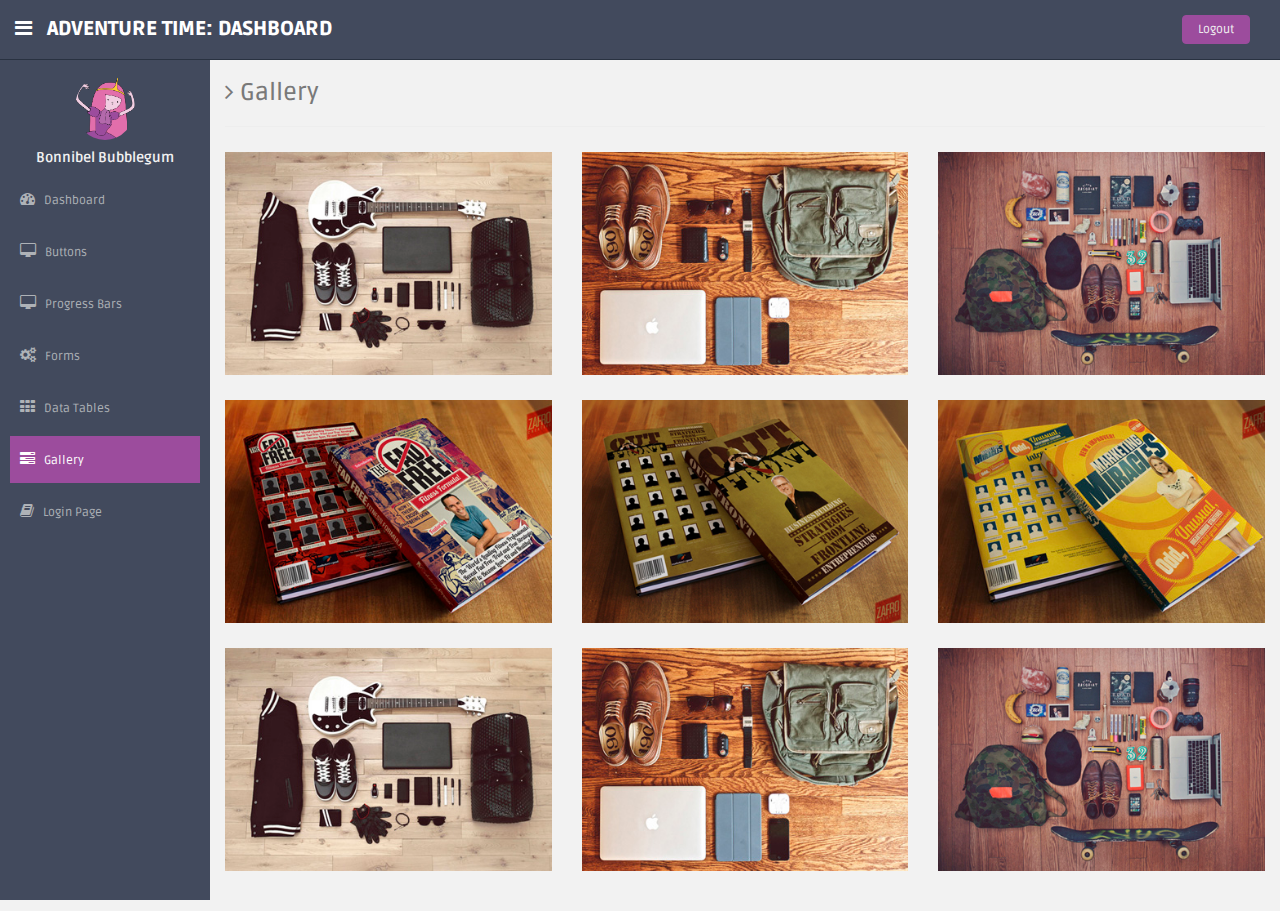
<file: gallery.html>
<!DOCTYPE html>
<html lang="en">
  <head>
    <meta charset="utf-8">
    <meta name="viewport" content="width=device-width, initial-scale=1.0">
    <meta name="description" content="">
    <meta name="author" content="Dashboard">
    <meta name="keyword" content="Dashboard, Bootstrap, Admin, Template, Theme, Responsive, Fluid, Retina">

    <title>Adventure time: Dashboard</title>

    <link href="css/bootstrap.css" rel="stylesheet">
    <link href="css/font-awesome.css" rel="stylesheet" />
    <link href="css/adventure-time-theme.css" rel="stylesheet">
    <link href="css/adventure-time-theme-responsive.css" rel="stylesheet">
      <script src="https://oss.maxcdn.com/libs/html5shiv/3.7.0/html5shiv.js"></script>
      <script src="https://oss.maxcdn.com/libs/respond.js/1.4.2/respond.min.js"></script>
  </head>
  <body>
  <div id="container" >
      <header class="header black-bg">
        <div class="sidebar-toggle-box">
            <div class="fa fa-bars tooltips" data-placement="right" data-original-title="Toggle Navigation"></div>
        </div>       
        <a href="dashboard.html" class="logo">
          <b class="hidden-xs">ADVENTURE TIME: DASHBOARD</b>
          <b class="visible-xs">ADV.TIME</b>
        </a>
        <div class="top-menu">
          <ul class="nav pull-right top-menu">
            <li><a class="logout" href="login.html">Logout</a></li>
          </ul>
        </div>
      </header>
      <aside>
        <div id="sidebar"  class="nav-collapse ">
          <ul class="sidebar-menu">
            <p class="text-center">
              <a href="profile.html">
                <img src="img/profile_avatar.png" class="img-circle" width="60">
              </a>
            </p>
            <h5 class="text-center">Bonnibel Bubblegum</h5>
            <li class="sub-menu">
              <a href="dashboard.html">
                <i class="fa fa-dashboard"></i>
                <span>Dashboard</span>
              </a>
            </li>
            <li class="sub-menu">
              <a href="buttons.html" >
                <i class="fa fa-desktop"></i>
                <span>Buttons</span>
              </a>
            </li>
            <li class="sub-menu">
              <a href="progress.html" >
                <i class="fa fa-desktop"></i>
                <span>Progress Bars</span>
              </a>
            </li>            
            <li class="sub-menu">
              <a href="form_component.html" >
                <i class="fa fa-cogs"></i>
                <span>Forms</span>
              </a>
            </li>
            <li class="sub-menu">
              <a href="basic_tables.html" >
                <i class="fa fa-th"></i>
                <span>Data Tables</span>
              </a>
            </li>            
            <li class="sub-menu">
              <a class="active" href="gallery.html" >
                <i class="fa fa-tasks"></i>
                <span>Gallery</span>
              </a>
            </li>
            <li class="sub-menu">
              <a href="login.html" >
                <i class="fa fa-book"></i>
                <span>Login Page</span>
              </a>
            </li>            
          </ul>
        </div>
      </aside>
      <div id="main-content">
        <div class="wrapper site-min-height">
          <h3><i class="fa fa-angle-right"></i> Gallery</h3>
          <hr>
          <div class="row mt">
            <div class="col-lg-4 col-md-4 col-sm-4 col-xs-12 desc">
              <div class="project-wrapper">
                <div class="project">
                  <div class="photo-wrapper">
                    <div class="photo">
                      <a class="fancybox" href="img/portfolio/port04.jpg"><img class="img-responsive" src="img/portfolio/port04.jpg" alt=""></a>
                    </div>
                    <div class="overlay"></div>
                  </div>
                </div>
              </div>
            </div>
            <div class="col-lg-4 col-md-4 col-sm-4 col-xs-12 desc">
              <div class="project-wrapper">
                <div class="project">
                  <div class="photo-wrapper">
                    <div class="photo">
                      <a class="fancybox" href="img/portfolio/port05.jpg"><img class="img-responsive" src="img/portfolio/port05.jpg" alt=""></a>
                    </div>
                    <div class="overlay"></div>
                  </div>
                </div>
              </div>
            </div><!-- col-lg-4 -->

            <div class="col-lg-4 col-md-4 col-sm-4 col-xs-12 desc">
              <div class="project-wrapper">
                <div class="project">
                  <div class="photo-wrapper">
                    <div class="photo">
                      <a class="fancybox" href="img/portfolio/port06.jpg"><img class="img-responsive" src="img/portfolio/port06.jpg" alt=""></a>
                    </div>
                    <div class="overlay"></div>
                  </div>
                </div>
              </div>
            </div>
          </div>
          <div class="row mt">
            <div class="col-lg-4 col-md-4 col-sm-4 col-xs-12 desc">
              <div class="project-wrapper">
                <div class="project">
                  <div class="photo-wrapper">
                    <div class="photo">
                      <a class="fancybox" href="img/portfolio/port01.jpg"><img class="img-responsive" src="img/portfolio/port01.jpg" alt=""></a>
                    </div>
                    <div class="overlay"></div>
                  </div>
                </div>
              </div>
            </div>
            <div class="col-lg-4 col-md-4 col-sm-4 col-xs-12 desc">
              <div class="project-wrapper">
                <div class="project">
                  <div class="photo-wrapper">
                    <div class="photo">
                      <a class="fancybox" href="img/portfolio/port02.jpg"><img class="img-responsive" src="img/portfolio/port02.jpg" alt=""></a>
                    </div>
                    <div class="overlay"></div>
                  </div>
                </div>
              </div>
            </div>
            <div class="col-lg-4 col-md-4 col-sm-4 col-xs-12 desc">
              <div class="project-wrapper">
                <div class="project">
                  <div class="photo-wrapper">
                    <div class="photo">
                      <a class="fancybox" href="img/portfolio/port03.jpg"><img class="img-responsive" src="img/portfolio/port03.jpg" alt=""></a>
                    </div>
                    <div class="overlay"></div>
                  </div>
                </div>
              </div>
            </div> 
          </div>
          <div class="row mt mb">
            <div class="col-lg-4 col-md-4 col-sm-4 col-xs-12 desc">
              <div class="project-wrapper">
                <div class="project">
                  <div class="photo-wrapper">
                    <div class="photo">
                      <a class="fancybox" href="img/portfolio/port04.jpg"><img class="img-responsive" src="img/portfolio/port04.jpg" alt=""></a>
                    </div>
                    <div class="overlay"></div>
                  </div>
                </div>
              </div>
            </div>
            <div class="col-lg-4 col-md-4 col-sm-4 col-xs-12 desc">
              <div class="project-wrapper">
                <div class="project">
                  <div class="photo-wrapper">
                    <div class="photo">
                      <a class="fancybox"    href="img/portfolio/port05.jpg"><img class="img-responsive" src="img/portfolio/port05.jpg" alt=""></a>
                    </div>
                    <div class="overlay"></div>
                  </div>
                </div>
              </div>
            </div>
            <div class="col-lg-4 col-md-4 col-sm-4 col-xs-12 desc">
              <div class="project-wrapper">
                <div class="project">
                  <div class="photo-wrapper">
                    <div class="photo">
                      <a class="fancybox" href="img/portfolio/port06.jpg"><img class="img-responsive" src="img/portfolio/port06.jpg" alt=""></a>
                    </div>
                    <div class="overlay"></div>
                  </div>
                </div>
              </div>
            </div>
          </div>
          </div>
      </div>
  </div>
    <script src="js/jquery.js"></script>
    <script src="js/bootstrap.min.js"></script>
    <script src="js/common-scripts.js"></script>
  </body>
</html>
</file>
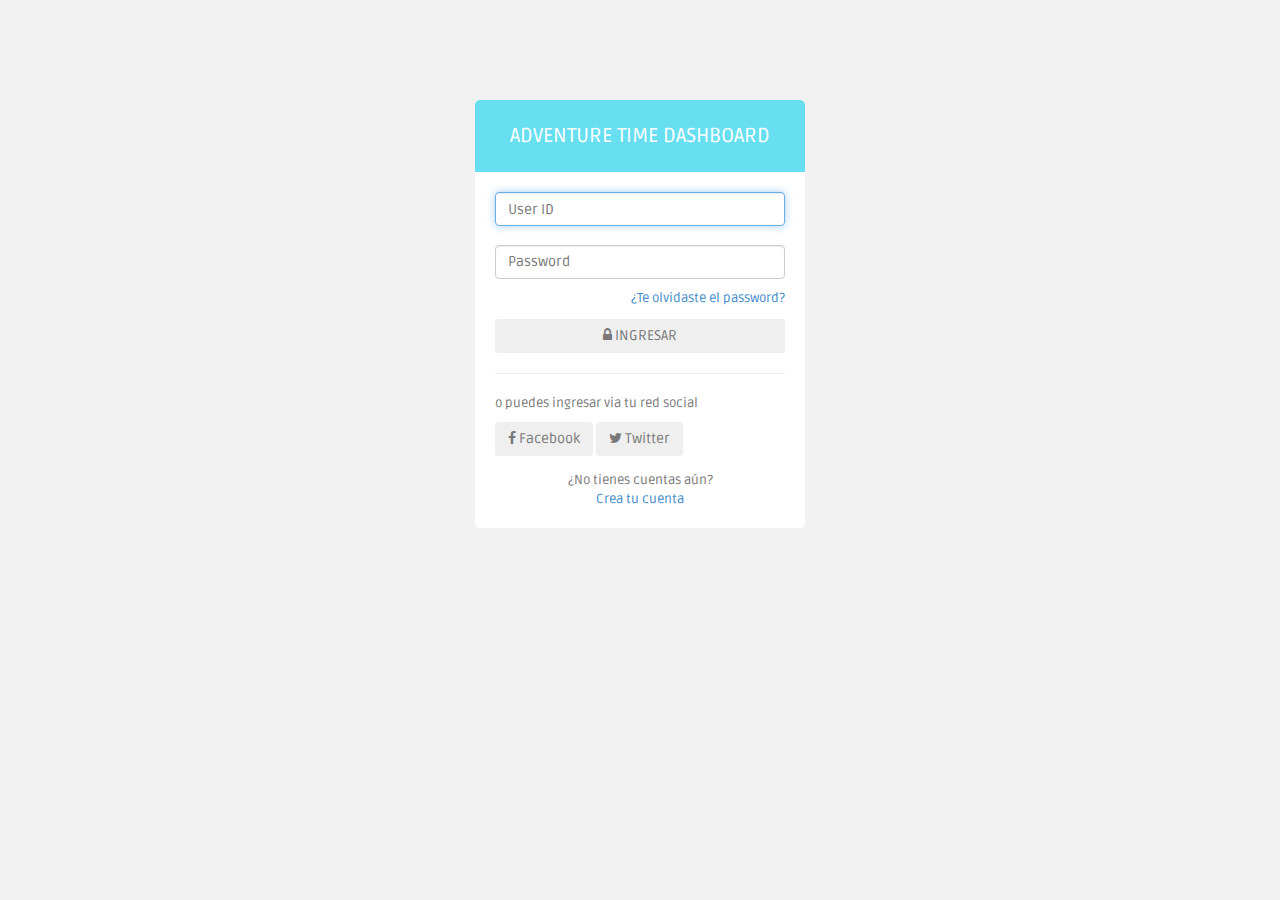
<file: login.html>
<!DOCTYPE html>
<html lang="en">
<head>
	<meta charset="utf-8">
	<meta name="viewport" content="width=device-width, initial-scale=1.0">
	<meta name="description" content="">
	<meta name="author" content="Dashboard">
	<meta name="keyword" content="Dashboard, Bootstrap, Admin, Template, Theme, Responsive, Fluid, Retina">

	<title>Adventure time: Dashboard</title>

	<link href="css/bootstrap.css" rel="stylesheet">
	<link href="css/font-awesome.css" rel="stylesheet" />
  <link href="css/adventure-time-theme.css" rel="stylesheet">
  <link href="css/adventure-time-theme-responsive.css" rel="stylesheet">

	<!-- HTML5 shim and Respond.js IE8 support of HTML5 elements and media queries -->
    <!--[if lt IE 9]>
      <script src="https://oss.maxcdn.com/libs/html5shiv/3.7.0/html5shiv.js"></script>
      <script src="https://oss.maxcdn.com/libs/respond.js/1.4.2/respond.min.js"></script>
      <![endif]-->
  </head>

  <body>
	<div id="login-page">
  		<div class="container">

  			<form class="form-login" action="dashboard.html">
  				<h2 class="form-login-heading">Adventure time dashboard</h2>
  				<div class="login-wrap">
  					<input type="text" class="form-control" placeholder="User ID" autofocus>
  					<br>
  					<input type="password" class="form-control" placeholder="Password">
  					<label class="checkbox">
  						<span class="pull-right">
  							<a data-toggle="modal" href="login.html#myModal">¿Te olvidaste el password?</a>

  						</span>
  					</label>
  					<button class="btn btn-theme btn-block" href="dashboard.html" type="submit"><i class="fa fa-lock"></i> INGRESAR</button>
  					<hr>

  					<div class="login-social-link centered">
  						<p>o puedes ingresar via tu red social</p>
  						<button class="btn btn-facebook" type="submit"><i class="fa fa-facebook"></i> Facebook</button>
  						<button class="btn btn-twitter" type="submit"><i class="fa fa-twitter"></i> Twitter</button>
  					</div>
  					<div class="registration">
  						¿No tienes cuentas aún?<br/>
  						<a class="" href="#">
  							Crea tu cuenta
  						</a>
  					</div>

  				</div>

  				<!-- Modal -->
  				<div aria-hidden="true" aria-labelledby="myModalLabel" role="dialog" tabindex="-1" id="myModal" class="modal fade">
  					<div class="modal-dialog">
  						<div class="modal-content">
  							<div class="modal-header">
  								<button type="button" class="close" data-dismiss="modal" aria-hidden="true">&times;</button>
  								<h4 class="modal-title">¿Te olvidaste el password?</h4>
  							</div>
  							<div class="modal-body">
  								<p>Ingresa tu email para recuperar tu contraseña.</p>
  								<input type="text" name="email" placeholder="Email" autocomplete="off" class="form-control placeholder-no-fix">

  							</div>
  							<div class="modal-footer">
  								<button data-dismiss="modal" class="btn btn-default" type="button">Cancelar</button>
  								<button class="btn btn-theme" type="button">Enviar</button>
  							</div>
  						</div>
  					</div>
  				</div>
  				<!-- modal -->

  			</form>	  	

  		</div>
  	</div>
  	<script src="js/jquery.js"></script>
  	<script src="js/bootstrap.min.js"></script>
  </body>
</html>
</file>
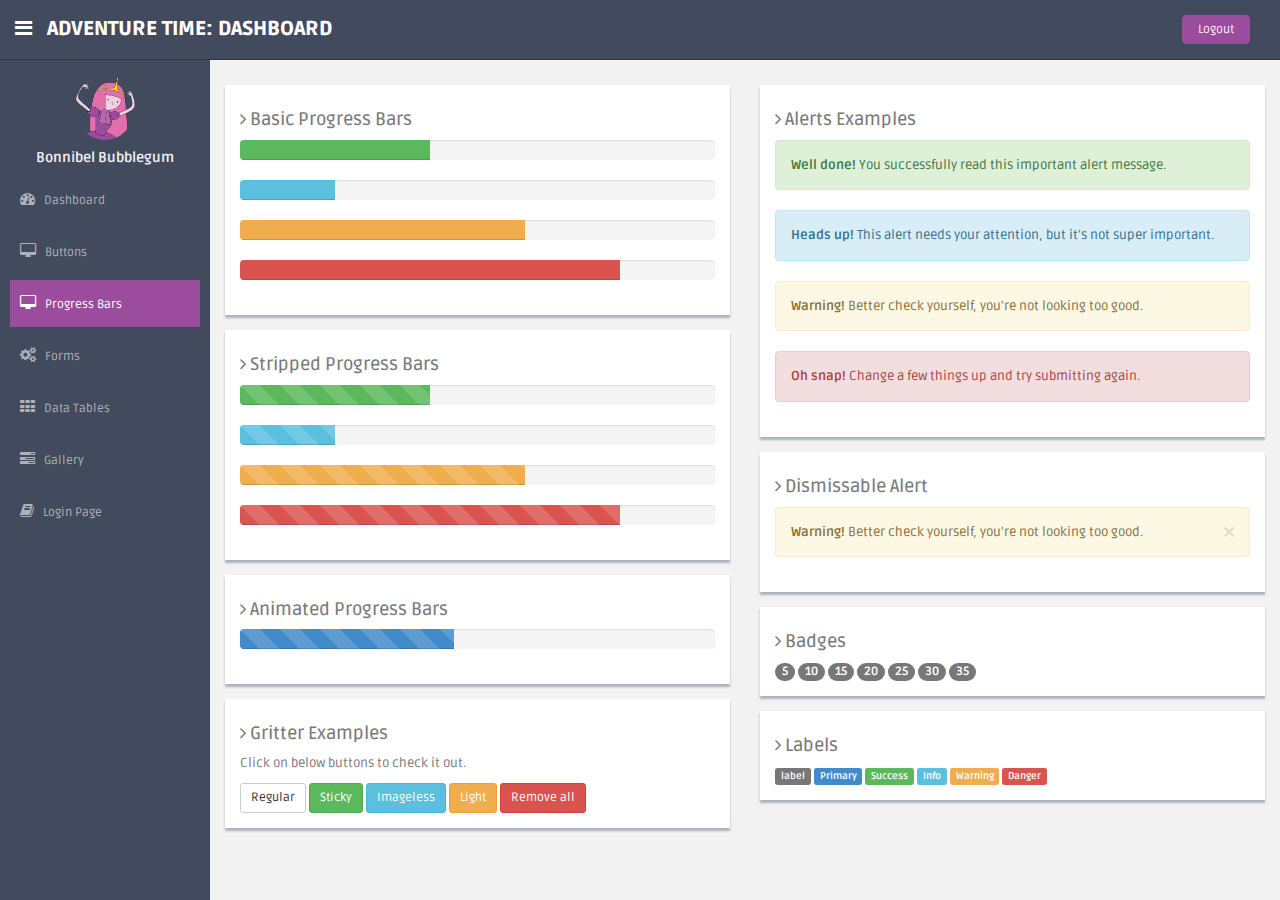
<file: progress.html>
<!DOCTYPE html>
<html lang="en">
  <head>
    <meta charset="utf-8">
    <meta name="viewport" content="width=device-width, initial-scale=1.0">
    <meta name="description" content="">
    <meta name="author" content="Dashboard">
    <meta name="keyword" content="Dashboard, Bootstrap, Admin, Template, Theme, Responsive, Fluid, Retina">

    <title>Adventure time: Dashboard</title>

    <link href="css/bootstrap.css" rel="stylesheet">
    <link href="css/font-awesome.css" rel="stylesheet" />
    <link href="css/adventure-time-theme.css" rel="stylesheet">
    <link href="css/adventure-time-theme-responsive.css" rel="stylesheet">

    <!-- HTML5 shim and Respond.js IE8 support of HTML5 elements and media queries -->
    <!--[if lt IE 9]>
      <script src="https://oss.maxcdn.com/libs/html5shiv/3.7.0/html5shiv.js"></script>
      <script src="https://oss.maxcdn.com/libs/respond.js/1.4.2/respond.min.js"></script>
    <![endif]-->
  </head>

  <body>

  <section id="container" >
      <header class="header black-bg">
        <div class="sidebar-toggle-box">
            <div class="fa fa-bars tooltips" data-placement="right" data-original-title="Toggle Navigation"></div>
        </div>       
        <a href="dashboard.html" class="logo">
          <b class="hidden-xs">ADVENTURE TIME: DASHBOARD</b>
          <b class="visible-xs">ADV.TIME</b>
        </a>
        <div class="top-menu">
          <ul class="nav pull-right top-menu">
            <li><a class="logout" href="login.html">Logout</a></li>
          </ul>
        </div>
      </header>
      <aside>
        <div id="sidebar"  class="nav-collapse ">
          <ul class="sidebar-menu">
            <p class="text-center">
              <a href="profile.html">
                <img src="img/profile_avatar.png" class="img-circle" width="60">
              </a>
            </p>
            <h5 class="text-center">Bonnibel Bubblegum</h5>
            <li class="sub-menu">
              <a href="dashboard.html">
                <i class="fa fa-dashboard"></i>
                <span>Dashboard</span>
              </a>
            </li>
            <li class="sub-menu">
              <a href="buttons.html" >
                <i class="fa fa-desktop"></i>
                <span>Buttons</span>
              </a>
            </li>
            <li class="sub-menu">
              <a class="active" href="progress.html" >
                <i class="fa fa-desktop"></i>
                <span>Progress Bars</span>
              </a>
            </li>            
            <li class="sub-menu">
              <a href="form_component.html" >
                <i class="fa fa-cogs"></i>
                <span>Forms</span>
              </a>
            </li>
            <li class="sub-menu">
              <a href="basic_tables.html" >
                <i class="fa fa-th"></i>
                <span>Data Tables</span>
              </a>
            </li>            
            <li class="sub-menu">
              <a href="gallery.html" >
                <i class="fa fa-tasks"></i>
                <span>Gallery</span>
              </a>
            </li>
            <li class="sub-menu">
              <a href="login.html" >
                <i class="fa fa-book"></i>
                <span>Login Page</span>
              </a>
            </li>            
          </ul>
        </div>
      </aside>
      <!--main content start-->
      <section id="main-content">
          <section class="wrapper">
          <div class="row mt">
            <div class="col-lg-6 col-md-6 col-sm-12">
              <!-- BASIC PROGRESS BARS -->
              <div class="showback">
                <h4><i class="fa fa-angle-right"></i> Basic Progress Bars</h4>
                <div class="progress">
              <div class="progress-bar progress-bar-success" role="progressbar" aria-valuenow="40" aria-valuemin="0" aria-valuemax="100" style="width: 40%">
                <span class="sr-only">40% Complete (success)</span>
              </div>
            </div>
            <div class="progress">
              <div class="progress-bar progress-bar-info" role="progressbar" aria-valuenow="20" aria-valuemin="0" aria-valuemax="100" style="width: 20%">
                <span class="sr-only">20% Complete</span>
              </div>
            </div>
            <div class="progress">
              <div class="progress-bar progress-bar-warning" role="progressbar" aria-valuenow="60" aria-valuemin="0" aria-valuemax="100" style="width: 60%">
                <span class="sr-only">60% Complete (warning)</span>
              </div>
            </div>
            <div class="progress">
              <div class="progress-bar progress-bar-danger" role="progressbar" aria-valuenow="80" aria-valuemin="0" aria-valuemax="100" style="width: 80%">
                <span class="sr-only">80% Complete</span>
              </div>
            </div>
              </div><!--/showback -->
              
              <!-- STRIPPED PROGRESS BARS -->
              <div class="showback">
                <h4><i class="fa fa-angle-right"></i> Stripped Progress Bars</h4>
            <div class="progress progress-striped">
              <div class="progress-bar progress-bar-success" role="progressbar" aria-valuenow="40" aria-valuemin="0" aria-valuemax="100" style="width: 40%">
                <span class="sr-only">40% Complete (success)</span>
              </div>
            </div>
            <div class="progress progress-striped">
              <div class="progress-bar progress-bar-info" role="progressbar" aria-valuenow="20" aria-valuemin="0" aria-valuemax="100" style="width: 20%">
                <span class="sr-only">20% Complete</span>
              </div>
            </div>
            <div class="progress progress-striped">
              <div class="progress-bar progress-bar-warning" role="progressbar" aria-valuenow="60" aria-valuemin="0" aria-valuemax="100" style="width: 60%">
                <span class="sr-only">60% Complete (warning)</span>
              </div>
            </div>
            <div class="progress progress-striped">
              <div class="progress-bar progress-bar-danger" role="progressbar" aria-valuenow="80" aria-valuemin="0" aria-valuemax="100" style="width: 80%">
                <span class="sr-only">80% Complete (danger)</span>
              </div>
            </div>              
          </div><!-- /showback -->
          
              <!-- ANIMATED PROGRESS BARS -->
              <div class="showback">
                <h4><i class="fa fa-angle-right"></i> Animated Progress Bars</h4>
                <div class="progress progress-striped active">
              <div class="progress-bar"  role="progressbar" aria-valuenow="45" aria-valuemin="0" aria-valuemax="100" style="width: 45%">
                <span class="sr-only">45% Complete</span>
              </div>
            </div>
              </div><!-- /showback -->
              
              <!-- GRITTER NOTICES -->
              <div class="showback">
                <h4><i class="fa fa-angle-right"></i> Gritter Examples</h4>
              <p>Click on below buttons to check it out.</p>
              <a id="add-regular" class="btn btn-default btn-sm" href="javascript:;">Regular</a>
              <a id="add-sticky" class="btn btn-success  btn-sm" href="javascript:;">Sticky</a>
              <a id="add-without-image" class="btn btn-info  btn-sm" href="javascript:;">Imageless</a>
              <a id="add-gritter-light" class="btn btn-warning  btn-sm" href="javascript:;">Light</a>
              <a id="remove-all" class="btn btn-danger  btn-sm" href="general.html#">Remove all</a>
              </div><!-- /showback -->
              
            </div><!--/col-lg-6 -->
            
            
            <div class="col-lg-6 col-md-6 col-sm-12">
              <!-- ALERTS EXAMPLES -->
              <div class="showback">
                <h4><i class="fa fa-angle-right"></i> Alerts Examples</h4>
              <div class="alert alert-success"><b>Well done!</b> You successfully read this important alert message.</div>
              <div class="alert alert-info"><b>Heads up!</b> This alert needs your attention, but it's not super important.</div>
              <div class="alert alert-warning"><b>Warning!</b> Better check yourself, you're not looking too good.</div>
              <div class="alert alert-danger"><b>Oh snap!</b> Change a few things up and try submitting again.</div>              
              </div><!-- /showback -->
              
              <!-- DISMISSABLE ALERT -->
              <div class="showback">
                <h4><i class="fa fa-angle-right"></i> Dismissable Alert</h4>
            <div class="alert alert-warning alert-dismissable">
              <button type="button" class="close" data-dismiss="alert" aria-hidden="true">&times;</button>
              <strong>Warning!</strong> Better check yourself, you're not looking too good.
            </div>              
              </div><!-- /showback -->
              
              <!-- BADGES -->
              <div class="showback">
                <h4><i class="fa fa-angle-right"></i> Badges</h4>
            <span class="badge">5</span>
            <span class="badge bg-primary">10</span>
            <span class="badge bg-success">15</span>
            <span class="badge bg-info">20</span>
            <span class="badge bg-inverse">25</span>
            <span class="badge bg-warning">30</span>
            <span class="badge bg-important">35</span>
              </div><!-- /showback -->
              
              <!-- LABELS -->
              <div class="showback">
                <h4><i class="fa fa-angle-right"></i> Labels</h4>
              <span class="label label-default">label</span>
              <span class="label label-primary">Primary</span>
              <span class="label label-success">Success</span>
              <span class="label label-info">Info</span>
              <span class="label label-warning">Warning</span>
              <span class="label label-danger">Danger</span>
                    </div><!-- /showback -->
            
            </div><!-- /col-lg-6 -->
            
          </div><!--/ row -->
          </section><!--/wrapper -->
      </section>
  </section>

    <!-- js placed at the end of the document so the pages load faster -->
    <script src="js/jquery.js"></script>
    <script src="js/bootstrap.min.js"></script>
    <script src="js/common-scripts.js"></script>
  </body>
</html>
</file>
<file: css/estilos.css>
body {
		padding-top:80px;
	}
 
	.menu_bar {
		display:block;
		width:100%;
		position: fixed;
		top:0;
		background:#0B0B3B;
	}
 
	.menu_bar .bt-menu {
		display: block;
		padding: 20px;
		color: #fff;
		overflow: hidden;
		font-size: 25px;
		font-weight: bold;
		text-decoration: none;
	}
 
	.menu_bar span {
		margin:20px;
		font-size: 40px;
	}
 
	header nav {
        background:#ED9819;
	    z-index:1000;
		width: 40%;
		height: calc(100% - 80px);
		position: fixed;
		right:100%;
		margin: 0;
		overflow: scroll;
	}
    
	header nav ul li {
		display: block;
		border-bottom:1px solid rgba(255,255,255,.5);
        position: relative;
	}

    header nav ul li:hover {
	background:#A30936;
    }
 
	header nav ul li a {
		color:#fff;
	    display:block;
	    text-decoration:none;
	    padding: 20px;
	}
    
    header nav ul li a span {
	margin-right:10px;
    }
 
	header nav ul li:hover .children {
		display: none;
	}
 
	header nav ul li .children {
        display: none;
	    background:#011826;
		width: 100%;
		position: relative;
        z-index: 1000;
	}
    
    header nav ul li .children li {
	list-style:none;
	display:block;
	overflow: hidden;
	border-bottom: 1px solid rgba(255,255,255,.5);
    }
 
	header nav ul li .children li a {
        display: block;
		margin-left:20px;
	}
    
    header nav ul li .children li a span {
	float: right;
	position: relative;
	top:3px;
	margin-right:0;
	margin-left:10px;
    }
</file>
<file: css/adventure-time-theme.css>
@import url(http://fonts.googleapis.com/css?family=Ruda:400,700,900);

body { 
    color: #797979;
	background: #f2f2f2;
    font-family: 'Ruda', sans-serif;
    padding: 0px !important;
    margin: 0px !important;
    font-size:13px;
}

ul li {
    list-style: none;
}

a, a:hover, a:focus {
    text-decoration: none;
    outline: none;
}

::selection {
    background: #9c4c9d;
    color: #fff;
}
::-moz-selection {
    background: #9c4c9d;
    color: #fff;
}

/* Base colors */
.label-theme {
    background-color: #68dff0;
}

.bg-theme {
    background-color: #68dff0;
}

#container {
    width: 100%;
    height: 100%;
}

ul.top-menu > li > .logout {
	color: #f2f2f2;
	font-size: 12px;
	border-radius: 4px;
	-webkit-border-radius: 4px;
	border: 1px solid #9c4c9d !important;
	padding: 5px 15px;
	margin-right: 15px;
	background: #9c4c9d;
	margin-top: 15px;
}

#sidebar {
    width: 210px;
    height: 100%;
    position: fixed;
    background: #424a5d;
}

#sidebar h5 {
	color: #f2f2f2;
	font-weight: 700;
}

#sidebar ul li {
    position: relative;
}

#sidebar .sub-menu > .sub li  {
    padding-left: 32px;
}

#sidebar .sub-menu > .sub li:last-child {
    padding-bottom: 10px;
}

.nav-collapse.collapse {
    display: inline;
}

ul.sidebar-menu , ul.sidebar-menu li ul.sub{
    margin: -2px 0 0;
    padding: 0;
}

ul.sidebar-menu {
    margin-top: 75px;
}

#sidebar > ul > li > ul.sub {
    display: none;
}

#sidebar > ul > li.active > ul.sub, #sidebar > ul > li > ul.sub > li > a {
    display: block;
}

ul.sidebar-menu li ul.sub li{
    background: #424a5d;
    margin-bottom: 0;
    margin-left: 0;
    margin-right: 0;
}

ul.sidebar-menu li ul.sub li:last-child{
    border-radius: 0 0 4px 4px;
    -webkit-border-radius: 0 0 4px 4px;
}

ul.sidebar-menu li ul.sub li a {
    font-size: 12px;
    padding: 6px 0;
    line-height: 35px;
    height: 35px;
    -webkit-transition: all 0.3s ease;
    -moz-transition: all 0.3s ease;
    -o-transition: all 0.3s ease;
    -ms-transition: all 0.3s ease;
    transition: all 0.3s ease;
    color: #aeb2b7;
}

ul.sidebar-menu li ul.sub li a:hover {
	color: white;
	background: transparent;
}

ul.sidebar-menu li ul.sub li.active a {
    color: #9c4c9d;
    -webkit-transition: all 0.3s ease;
    -moz-transition: all 0.3s ease;
    -o-transition: all 0.3s ease;
    -ms-transition: all 0.3s ease;
    transition: all 0.3s ease;
    display: block;
}

ul.sidebar-menu li{
    margin-bottom: 5px;
    margin-left:10px;
    margin-right:10px;
}

ul.sidebar-menu li.sub-menu{
    line-height: 15px;
}

ul.sidebar-menu li a span{
    display: inline-block;
}

ul.sidebar-menu li a{
    color: #aeb2b7;
    text-decoration: none;
    display: block;
    padding: 15px 0 15px 10px;
    font-size: 12px;
    outline: none;
    -webkit-transition: all 0.3s ease;
    -moz-transition: all 0.3s ease;
    -o-transition: all 0.3s ease;
    -ms-transition: all 0.3s ease;
    transition: all 0.3s ease;
}

ul.sidebar-menu li a.active {
    background: #9c4c9d;
    color: #fff;
    display: block;

    -webkit-transition: all 0.3s ease;
    -moz-transition: all 0.3s ease;
    -o-transition: all 0.3s ease;
    -ms-transition: all 0.3s ease;
    transition: all 0.3s ease;
}

ul.sidebar-menu li a:hover, ul.sidebar-menu li a:focus {
    background: #E26EAB;
    color: white;
}


ul.sidebar-menu li a i {
    font-size: 15px;
    padding-right: 6px;
}

ul.sidebar-menu li a:hover i, ul.sidebar-menu li a:focus i {
    color: #fff;
}

ul.sidebar-menu li a.active i {
    color: #fff;
}

/* MAIN CONTENT CONFIGURATION */
#main-content {
    margin-left: 210px;
}

.header, .footer {
    min-height: 60px;
    padding: 0 15px;
}

.header {
    position: fixed;
    left: 0;
    right: 0;
    z-index: 1002;
}

.black-bg {
    background: #424a5d;
    border-bottom: 1px solid #293241;
}

.wrapper {
    display: inline-block;
    margin-top: 60px;
    padding-left: 15px;
    padding-right: 15px;
    padding-bottom: 15px;
    padding-top: 0px;
    width: 100%;
}

/* LOGO */
a.logo {
    font-size: 20px;
    color: #ffffff;
    float: left;
    margin-top: 15px;
    text-transform: uppercase;
}

a.logo b {
    font-weight: 900;
}

a.logo:hover, a.logo:focus {
    text-decoration: none;
    outline: none;
}

a.logo span {
    color: #9c4c9d;
}

ul.top-menu > li > a {
    color: #666666;
    font-size: 16px;
    border-radius: 4px;
    -webkit-border-radius: 4px;
    border:1px solid #666666 !important;
    padding: 2px 6px;
    margin-right: 15px;
}

ul.top-menu > li > a:hover, ul.top-menu > li > a:focus {
    border:1px solid #E26EAB !important;
    background-color: #E26EAB !important;
    border-color: #E26EAB !important;
    text-decoration: none;
    border-radius: 4px;
    -webkit-border-radius: 4px;
    color: white !important;
}

/* utils */
.mt {
    margin-top: 25px;
}

.pt-25 {
    padding-top: 25px;
}

.mb {
    margin-bottom: 25px;
}

.ml {
    margin-left: 5px;
}

.no-padding {
    padding: 0 !important;
}

.no-margin {
    margin: 0 !important;
}

/* *************************************************************************************
PANELS CONFIGURATIONS
*************************************************************************************** */

/*Panel Size*/

.pn {
    height: 250px;
    box-shadow: 0 2px 1px rgba(0, 0, 0, 0.2);
}

.pn:hover {
    box-shadow: 2px 3px 2px rgba(0, 0, 0, 0.3);
    
}

/*Grey Panel*/

.grey-panel {
    text-align: center;
    background: #dfdfe1;
}
.grey-panel .grey-header {
    background: #ccd1d9;
    padding: 3px;
    margin-bottom: 15px;
}
.grey-panel h5 {
    font-weight: 200;
    margin-top: 10px;
}
.grey-panel p {
    margin-left: 5px;
}
/* Specific Conf for Donut Charts*/
.donut-chart p {
    margin-top: 5px;
    font-weight: 700;
    margin-left: 15px;
}
.donut-chart h2 {
    font-weight: 900;
    color: #FF6B6B;
    font-size: 38px;
}

/* Dark Blue*/

.darkblue-panel {
    text-align: center;
    background: #444c57;
}
.darkblue-panel .darkblue-header {
    background: transparent;
    padding: 3px;
    margin-bottom: 15px;
}
.darkblue-panel h1 {
    color: #f2f2f2;
}
.darkblue-panel h5 {
    font-weight: 200;
    margin-top: 10px;
    color: white;
}
.darkblue-panel footer {
    color: white;
}
.darkblue-panel footer h5 {
    margin-left:10px; 
    margin-right: 10px;
    font-weight: 700;
}

/*Green Panel*/
.green-panel {
    text-align: center;
    background: #68dff0;
}
.green-panel .green-header {
    background: #43b1a9;
    padding: 3px;
    margin-bottom: 15px;
}
.green-panel h5 {
    color: white;
    font-weight: 200;
    margin-top: 10px;
}
.green-panel h3 {
    color: white;
    font-weight: 100;
}
.green-panel p {
    color: white;
}

/*White Panel */
.white-panel {
    text-align: center;
    background: #ffffff;
    color: #ccd1d9;
}

.white-panel p {
    margin-top: 5px;
    font-weight: 700;
    margin-left: 15px;
}
.white-panel .white-header {
    background: #f4f4f4;
    padding: 3px;
    margin-bottom: 15px;
    color: #c6c6c6;
}
.white-panel .small {
    font-size: 10px;
    color: #ccd1d9;
}

.white-panel i {
    color: #68dff0;
    padding-right: 4px;
    font-size: 14px;
}

/*STOCK CARD Panel*/
.card {
  background: white;
  box-shadow: 0 2px 1px rgba(0, 0, 0, 0.2);
  margin-bottom: 1em; 
  height: 250px;
}
.stock .stock-chart {
  background: #00c5de;
}
.stock .stock-chart #chart {
    height: 10.7em;
    background: url(http://i.imgbox.com/abmuNQx2) center bottom no-repeat; 
}    
.stock .current-price {
  background: #1d2122;
  padding: 10px; 
}
.stock .current-price .info abbr {
    display: block;
    color: #f8f8f8;
    font-size: 1.5em;
    font-weight: 600;
    margin-top: 0.18em;
}
.stock .current-price .changes {
    text-align: right; 
}
.stock .changes .up {
    color: #4fd98b
}
.stock .current-price .changes .value {
      font-size: 1.8em;
      font-weight: 700; 
}
.stock .summary {
    color: #2f2f2f;
    display: block;
    background: #f2f2f2;
    padding: 10px;
    text-align: center;
}
.stock .summary strong {
    font-weight: 900;
    font-size: 14px;
}

/*Content Panel*/
.content-panel {
    background: #ffffff;
    box-shadow: 0px 3px 2px #aab2bd;
    padding-top: 15px;
    padding-bottom: 5px;
}
.content-panel h4 {
    margin-left: 10px;
}

/*WEATHER PANELS*/

/* Weather 1 */
.weather {
    background: url(../img/weather.jpg) no-repeat center top;
    text-align: center;
    background-position: center center;
}
.weather i {
    color: white;
    margin-top: 45px;
}
.weather h2 {
    color: white;
    font-weight: 900;
}
.weather h4 {
    color: white;
    font-weight: 900;
    letter-spacing: 1px;
}

/* Weather 2 */
.weather-2 {
    background: #e9f0f4;
}
.weather-2 .weather-2-header {
    background: #54bae6;
    padding-top: 5px;
    margin-bottom: 5px;
}
.weather-2 .weather-2-header p {
    color: white;
    margin-left: 5px;
    margin-right: 5px;
}
.weather-2 .weather-2-header p small {
    font-size: 10px;
}
.weather-2 .data {
    margin-right: 10px;
    margin-left: 10px;
    color: #272b34;
}
.weather-2 .data h5 {
    margin-top: 0px;
    font-weight: lighter;
}
.weather-2 .data h1{
    margin-top: 2px;
}

/* Weather 3 */
.weather-3 {
    background: #ffcf00;
}

.weather-3 i {
    color: white;
    margin-top: 30px;
    font-size: 70px;
}
.weather-3 h1 {
    margin-top: 10px;
    color: white;
    font-weight: 900;
}
.weather-3 .info {
    background: #f2f2f2;
}
.weather-3 .info i {
    font-size: 15px;
    color: #c2c2c2;
    margin-bottom: 0px;
    margin-top: 10px;
}
.weather-3 .info h3 {
    font-weight: 900;
    margin-bottom: 0px;
}
.weather-3 .info p {
    margin-left: 10px;
    margin-right: 10px;
    margin-bottom: 16px;
    color: #c2c2c2;
    font-size: 15px;
    font-weight: 700;
}


/*Twitter Panel*/
.twitter-panel {
    background: #4fc1e9;
    text-align: center;
}
.twitter-panel i {
    color: white;
    margin-top: 40px;
}
.twitter-panel p {
    color: #f5f5f5;
    margin: 10px;
}
.twitter-panel .user {
    color: white;
    font-weight: 900;
}


/* Instagram Panel*/
.instagram-panel {
    background: url(../img/instagram.jpg) no-repeat center top;
    text-align: center;
    background-position: center center;
}
.instagram-panel i {
    color: white;
    margin-top: 35px;
}
.instagram-panel p {
    margin: 5px;
    color: white;
}

/* Product Panel */
.product-panel {
    background: #dadad2;
    text-align: center;
    padding-top: 50px;
    height: 100%;
}

/* Product Panel 2*/
.product-panel-2 {
    background: #dadad2;
    text-align: center;
}
.product-panel-2 .badge {
    position: absolute;
    top: 20px;
    left: 35px;
}
.badge-hot {
    background: #ed5565;
    width: 70px;
    height: 70px;
    line-height: 70px;
    font-size: 18px;
    color: #fff;
    text-align: center;
    border-radius: 100%;
}

/* Soptify Panel */
#spotify {
    background: url(../img/lorde.jpg) no-repeat center top;
    margin-top: -15px;
    background-attachment: relative;
    background-position: center center;
    min-height: 220px;
    width: 100%;
    -webkit-background-size: 100%;
    -moz-background-size: 100%;
    -o-background-size: 100%;
    background-size: 100%;
    -webkit-background-size: cover;
    -moz-background-size: cover;
    -o-background-size: cover;
    background-size: cover;
}
#spotify .btn-clear-g {
    top: 15%;
    right: 10px;
    position: absolute;
    margin-top: 5px;
}
#spotify .sp-title {
    bottom: 15%;
    left: 25px;
    position: absolute;
    color: #efefef;
}
#spotify .sp-title h3 {
    font-weight: 900;
}
#spotify .play{
    bottom: 18%;
    right: 25px;
    position: absolute;
    color: #efefef;
    font-size: 20px
}
.followers {
    margin-left: 5px;
    margin-top: 5px;
}

/* BLOG PANEL */
#blog-bg {
    background: url(../img/blog-bg.jpg) no-repeat center top;
    margin-top: -15px;
    background-attachment: relative;
    background-position: center center;
    min-height: 150px;
    width: 100%;
    -webkit-background-size: 100%;
    -moz-background-size: 100%;
    -o-background-size: 100%;
    background-size: 100%;
    -webkit-background-size: cover;
    -moz-background-size: cover;
    -o-background-size: cover;
    background-size: cover;
}
#blog-bg .badge {
    position: absolute;
    top: 20px;
    left: 35px;
}
.badge-popular {
    background: #3498db;
    width: 70px;
    height: 70px;
    line-height: 70px;
    font-size: 13px;
    color: #fff;
    text-align: center;
    border-radius: 100%;
}
.blog-title {
    background: rgba(0,0,0,0.5);
    bottom: 100px;
    padding: 6px;
    color: white;
    font-weight: 700;
    position: absolute;
    display: block;
    width: 120px;
}
.blog-text {
    margin-left: 8px;
    margin-right: 8px;
    margin-top: 15px;
    font-size: 12px;
}

/* showcase background */
.showback {
    background: #ffffff;
    padding: 15px;
    margin-bottom: 15px;
    box-shadow: 0px 3px 2px #aab2bd;
}


.form-panel {
    background: #ffffff;
    margin: 10px;
    padding: 10px;
    box-shadow: 0px 3px 2px #aab2bd;
    text-align: left;
}

label {
    font-weight: 400;
}

.form-horizontal.style-form .form-group {
    border-bottom: 1px solid #eff2f7;
    padding-bottom: 15px;
    margin-bottom: 15px;
}

.round-form {
    border-radius: 500px;
    -webkit-border-radius: 500px;
}

@media (min-width: 768px) {
        .form-horizontal .control-label {
        text-align: left;
    }
}

#focusedInput {
    border: 1px solid #ed5565;
    box-shadow: none;
}

.add-on {
    float: right;
    margin-top: -37px;
    padding: 3px;
    text-align: center;
}

.add-on .btn {
    height: 34px;
}

/* TOGGLE CONFIGURATION */
.has-switch {
    border-radius: 30px;
    -webkit-border-radius: 30px;
    display: inline-block;
    cursor: pointer;
    line-height: 1.231;
    overflow: hidden;
    position: relative;
    text-align: left;
    width: 80px;
    -webkit-mask: url('../img/mask.png') 0 0 no-repeat;
    mask: url('../img/mask.png') 0 0 no-repeat;
    -webkit-user-select: none;
    -moz-user-select: none;
    -ms-user-select: none;
    -o-user-select: none;
    user-select: none;
}
.has-switch.deactivate {
    opacity: 0.5;
    filter: alpha(opacity=50);
    cursor: default !important;
}
.has-switch.deactivate label,
.has-switch.deactivate span {
    cursor: default !important;
}
.has-switch > div {
    width: 162%;
    position: relative;
    top: 0;
}
.has-switch > div.switch-animate {
    -webkit-transition: left 0.25s ease-out;
    -moz-transition: left 0.25s ease-out;
    -o-transition: left 0.25s ease-out;
    transition: left 0.25s ease-out;
    -webkit-backface-visibility: hidden;
}
.has-switch > div.switch-off {
    left: -63%;
}
.has-switch > div.switch-off label {
    background-color: #7f8c9a;
    border-color: #bdc3c7;
    -webkit-box-shadow: -1px 0 0 rgba(255, 255, 255, 0.5);
    -moz-box-shadow: -1px 0 0 rgba(255, 255, 255, 0.5);
    box-shadow: -1px 0 0 rgba(255, 255, 255, 0.5);
}
.has-switch > div.switch-on {
    left: 0%;
}
.has-switch > div.switch-on label {
    background-color: #41cac0;
}
.has-switch input[type=checkbox] {
    display: none;
}
.has-switch span {
    cursor: pointer;
    font-size: 14.994px;
    font-weight: 700;
    float: left;
    height: 29px;
    line-height: 19px;
    margin: 0;
    padding-bottom: 6px;
    padding-top: 5px;
    position: relative;
    text-align: center;
    width: 50%;
    z-index: 1;
    -webkit-box-sizing: border-box;
    -moz-box-sizing: border-box;
    box-sizing: border-box;
    -webkit-transition: 0.25s ease-out;
    -moz-transition: 0.25s ease-out;
    -o-transition: 0.25s ease-out;
    transition: 0.25s ease-out;
    -webkit-backface-visibility: hidden;
}
.has-switch span.switch-left {
    border-radius: 30px 0 0 30px;
    background-color: #2A3542;
    color: #41cac0;
    border-left: 1px solid transparent;
}
.has-switch span.switch-right {
    border-radius: 0 30px 30px 0;
    background-color: #bdc3c7;
    color: #ffffff;
    text-indent: 7px;
}
.has-switch span.switch-right [class*="fui-"] {
    text-indent: 0;
}
.has-switch label {
    border: 4px solid #2A3542;
    border-radius: 50%;
    -webkit-border-radius: 50%;
    float: left;
    height: 29px;
    margin: 0 -21px 0 -14px;
    padding: 0;
    position: relative;
    vertical-align: middle;
    width: 29px;
    z-index: 100;
    -webkit-transition: 0.25s ease-out;
    -moz-transition: 0.25s ease-out;
    -o-transition: 0.25s ease-out;
    transition: 0.25s ease-out;
    -webkit-backface-visibility: hidden;
}
.switch-square {
    border-radius: 6px;
    -webkit-border-radius: 6px;
    -webkit-mask: url('../img/mask.png') 0 0 no-repeat;
    mask: url('../img/mask.png') 0 0 no-repeat;
}
.switch-square > div.switch-off label {
    border-color: #7f8c9a;
    border-radius: 6px 0 0 6px;
}
.switch-square span.switch-left {
    border-radius: 6px 0 0 6px;
}
.switch-square span.switch-left [class*="fui-"] {
    text-indent: -10px;
}
.switch-square span.switch-right {
    border-radius: 0 6px 6px 0;
}
.switch-square span.switch-right [class*="fui-"] {
    text-indent: 5px;
}
.switch-square label {
    border-radius: 0 6px 6px 0;
    border-color: #41cac0;
}



/*LOGIN CONFIGURATION PAGE*/
.form-login {
    max-width: 330px;
    margin: 100px auto 0;
    background: #fff;
    border-radius: 5px;
    -webkit-border-radius: 5px;
}

.form-login h2.form-login-heading {
    margin: 0;
    padding: 25px 20px;
    text-align: center;
    background: #68dff0;
    border-radius: 5px 5px 0 0;
    -webkit-border-radius: 5px 5px 0 0;
    color: #fff;
    font-size: 20px;
    text-transform: uppercase;
    font-weight: 300;
}
.login-wrap {
    padding: 20px;
}
.login-wrap .registration {
    text-align: center;
}
.login-social-link {
    display: block;
    margin-top: 20px;
    margin-bottom: 15px;
}

.sidebar-toggle-box {
    float: left;
    padding-right: 15px;
    margin-top: 18px;
}

.sidebar-toggle-box .fa-bars {
    cursor: pointer;
    display: inline-block;
    font-size: 20px;
    color: white;
}


.sidebar-closed > #sidebar > ul {
    display: none;
}

.sidebar-closed #main-content {
    margin-left: 0px;
}

.sidebar-closed #sidebar {
    margin-left: -180px;
}


/***************************************************************/
/********************* Dashboard code **************************/

@media (max-width: 768px) {
    .main-chart {
        padding-top: 0px;
    }
}

.ds {
    background: #ffffff;
    padding-top: 20px;
}

.ds h4 {
    font-size: 14px;
    font-weight: 700;
}

.ds h3 {
    color: #ffffff;
    font-size: 16px;
    padding: 0 10px;
    line-height: 60px;
    height: 60px;
    margin: 0;
    background: #9c4c9d;
    text-align: center;
}

.ds i {
    font-size: 12px;
    line-height: 16px;
}

.ds .desc {
    border-bottom: 1px solid #eaeaea;
    display: inline-block;
    padding: 15px 0;
    width: 100%;
}

.ds .desc:hover {
    background: #f2f2f2;
}

.ds .thumb {
    width: 30px;
    margin: 0 10px 0 20px;
    display: block;
    float: left;
}

.ds .details {
    width: 170px;
    float: left;
}

.ds > .desc p {
    font-size: 11px;
}

.ds p > muted {
    font-size: 9px;
    text-transform: uppercase;
    font-style: italic;
    color: #666666
}

.page-header {
    margin-top: 0px;
}

.page-header h1 {
    margin-top: 0px;
}

.main-video h4 {
    font-weight: 800px;
    margin-top: 0px;
}

.main-video .buttons a {
    margin-right: 10px;
}

.divider {
    border: 1px solid #eaeaea;
}

.mtbox {
    margin-top: 80px;
    margin-bottom: 40px;
}

.box1 {
    padding: 15px;
    text-align: center;
    color: #989898;
    border-bottom: 1px solid #989898;
}

.box1 span {
    font-size: 50px;

}

.box1 h3 {
    text-align: center;
}

.box0:hover .box1 {
    border-bottom: 1px solid #ffffff;
}

.box0 p {
    text-align: center;
    font-size: 12px;
    color: #f2f2f2;
}

.box0:hover p {
    color: #ff865c;
}

.box0:hover {
    background: #ffffff;
    box-shadow: 0 2px 1px rgba(0, 0, 0, 0.2);
}
</file>
<file: css/adventure-time-theme-responsive.css>
@media (max-width: 768px) {

    .header {
        position: absolute;
    }

    /*sidebar*/

    #sidebar {
        height: auto;
        overflow: hidden;
        position: absolute;
        width: 100%;
        z-index: 1001;
    }


    /* body container */
    #main-content {
        margin: 0px!important;
        position: none !important;
    }

    #sidebar > ul > li > a > span {
        line-height: 35px;
    }

    #sidebar > ul > li {
        margin: 0 10px 5px 10px;
    }
    #sidebar > ul > li > a {
        height:35px;
        line-height:35px;
        padding: 0 10px;
        text-align: left;
    }
    #sidebar > ul > li > a i{
        /*display: none !important;*/
    }

    #sidebar ul > li > a .arrow, #sidebar > ul > li > a .arrow.open {
        margin-right: 10px;
        margin-top: 15px;
    }

    #sidebar ul > li.active > a .arrow, #sidebar ul > li > a:hover .arrow, #sidebar ul > li > a:focus .arrow,
    #sidebar > ul > li.active > a .arrow.open, #sidebar > ul > li > a:hover .arrow.open, #sidebar > ul > li > a:focus .arrow.open{
        margin-top: 15px;
    }

    #sidebar > ul > li > a, #sidebar > ul > li > ul.sub > li {
        width: 100%;
    }
    #sidebar > ul > li > ul.sub > li > a {
        background: transparent !important ;
    }
    #sidebar > ul > li > ul.sub > li > a:hover {
        
    }


    /* sidebar */
    #sidebar {
        margin: 0px !important;
    }

    /* sidebar collabler */
    #sidebar .btn-navbar.collapsed .arrow {
        display: none;
    }

    #sidebar .btn-navbar .arrow {
        position: absolute;
        right: 35px;
        width: 0;
        height: 0;
        top:48px;
        border-bottom: 15px solid #282e36;
        border-left: 15px solid transparent;
        border-right: 15px solid transparent;
    }

    .modal-footer .btn {
        margin-bottom: 0px !important;
    }

    .btn {
        margin-bottom: 5px;
    }

    ul.sidebar-menu li ul.sub li a {
        padding: 0;
    }

    .img-responsive {
        width: 100%;
    }

}

@media (max-width: 480px) {

    #top_menu .nav > li, ul.top-menu > li {
        float: right;
    }
    .hidden-phone {
        display: none !important;
    }

    .navbar-inverse .navbar-toggle:hover, .navbar-inverse .navbar-toggle:focus {
        background-color: #ccc;
        border-color:#ccc ;
    }

}

@media (max-width:320px) {
    #top_menu .nav > li, ul.top-menu > li {
        float: right;
    }

    .hidden-phone {
        display: none !important;
    }

    .lock-wrapper {
        margin: 10% auto;
        max-width: 310px;
    }
    .lock-input {
        width: 82%;
    }

    .cmt-form {
        display: inline-block;
        width: 75%;
    }
}
</file>
